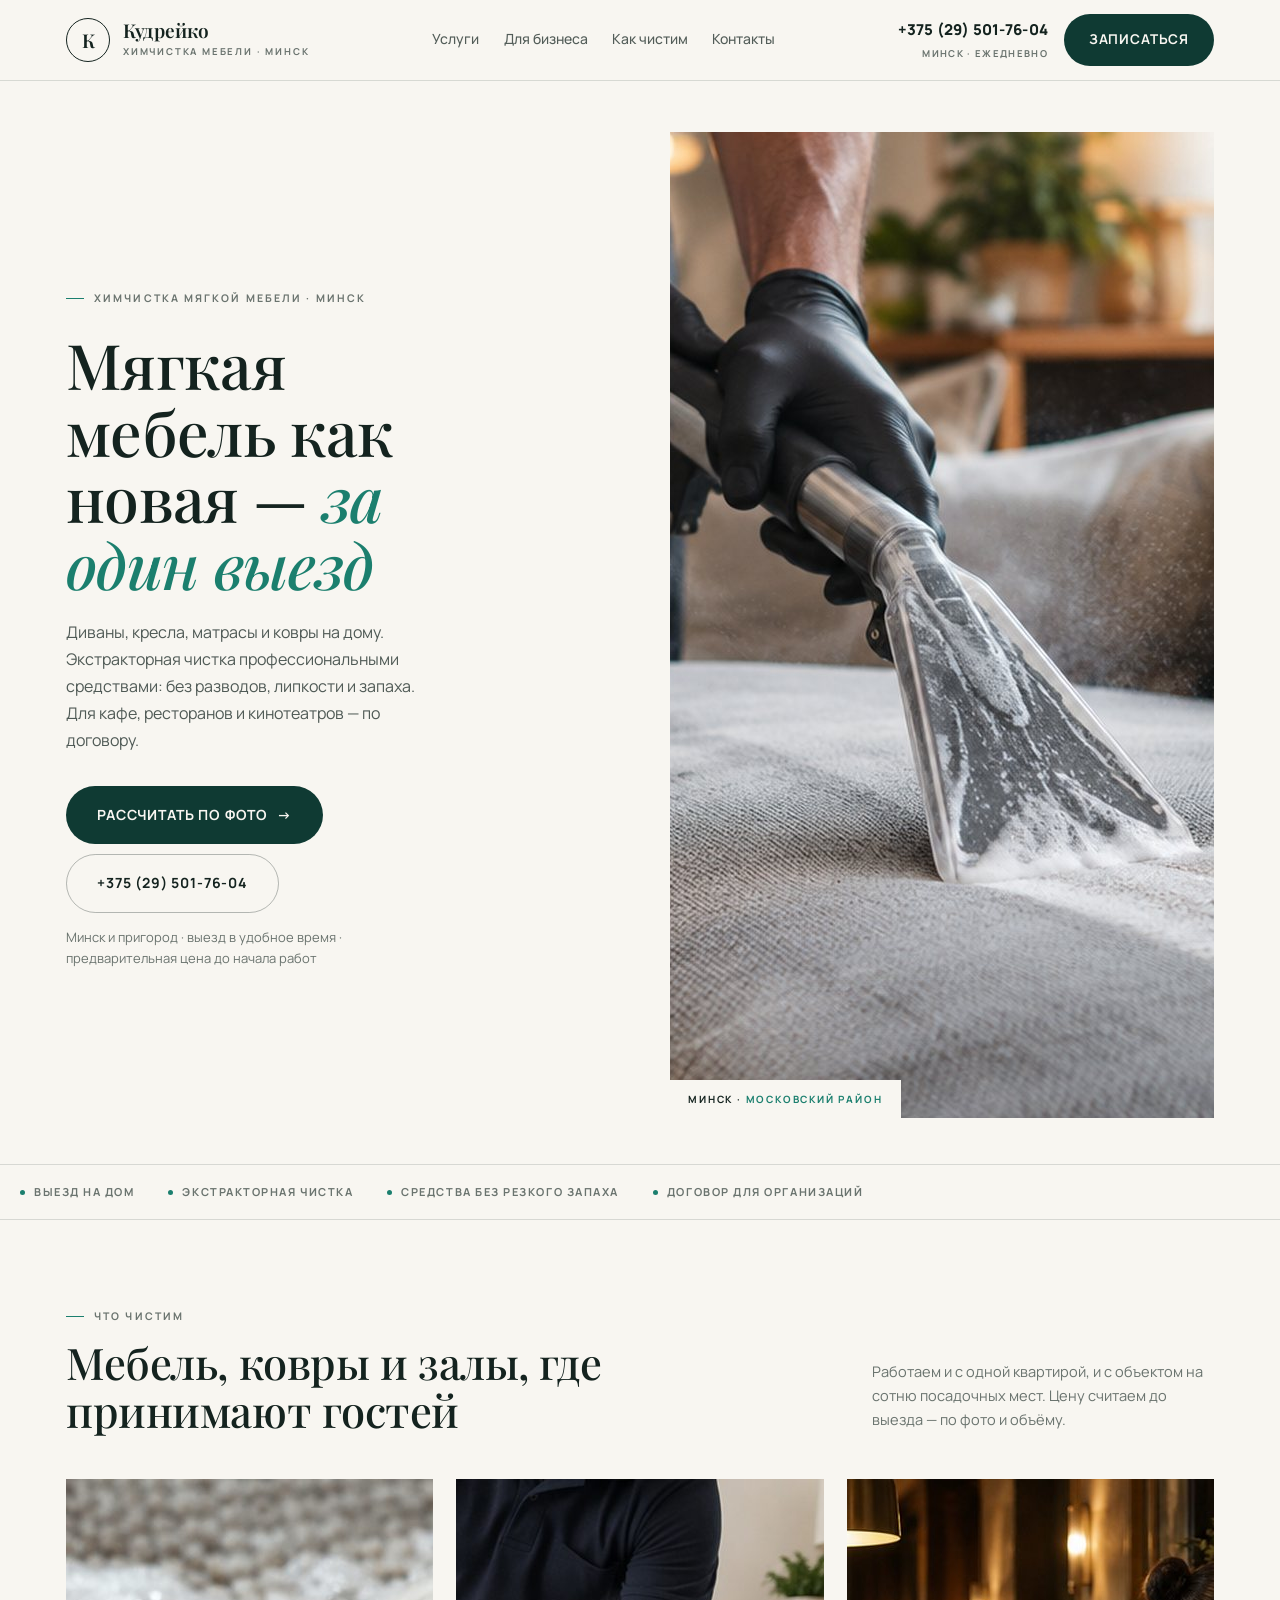
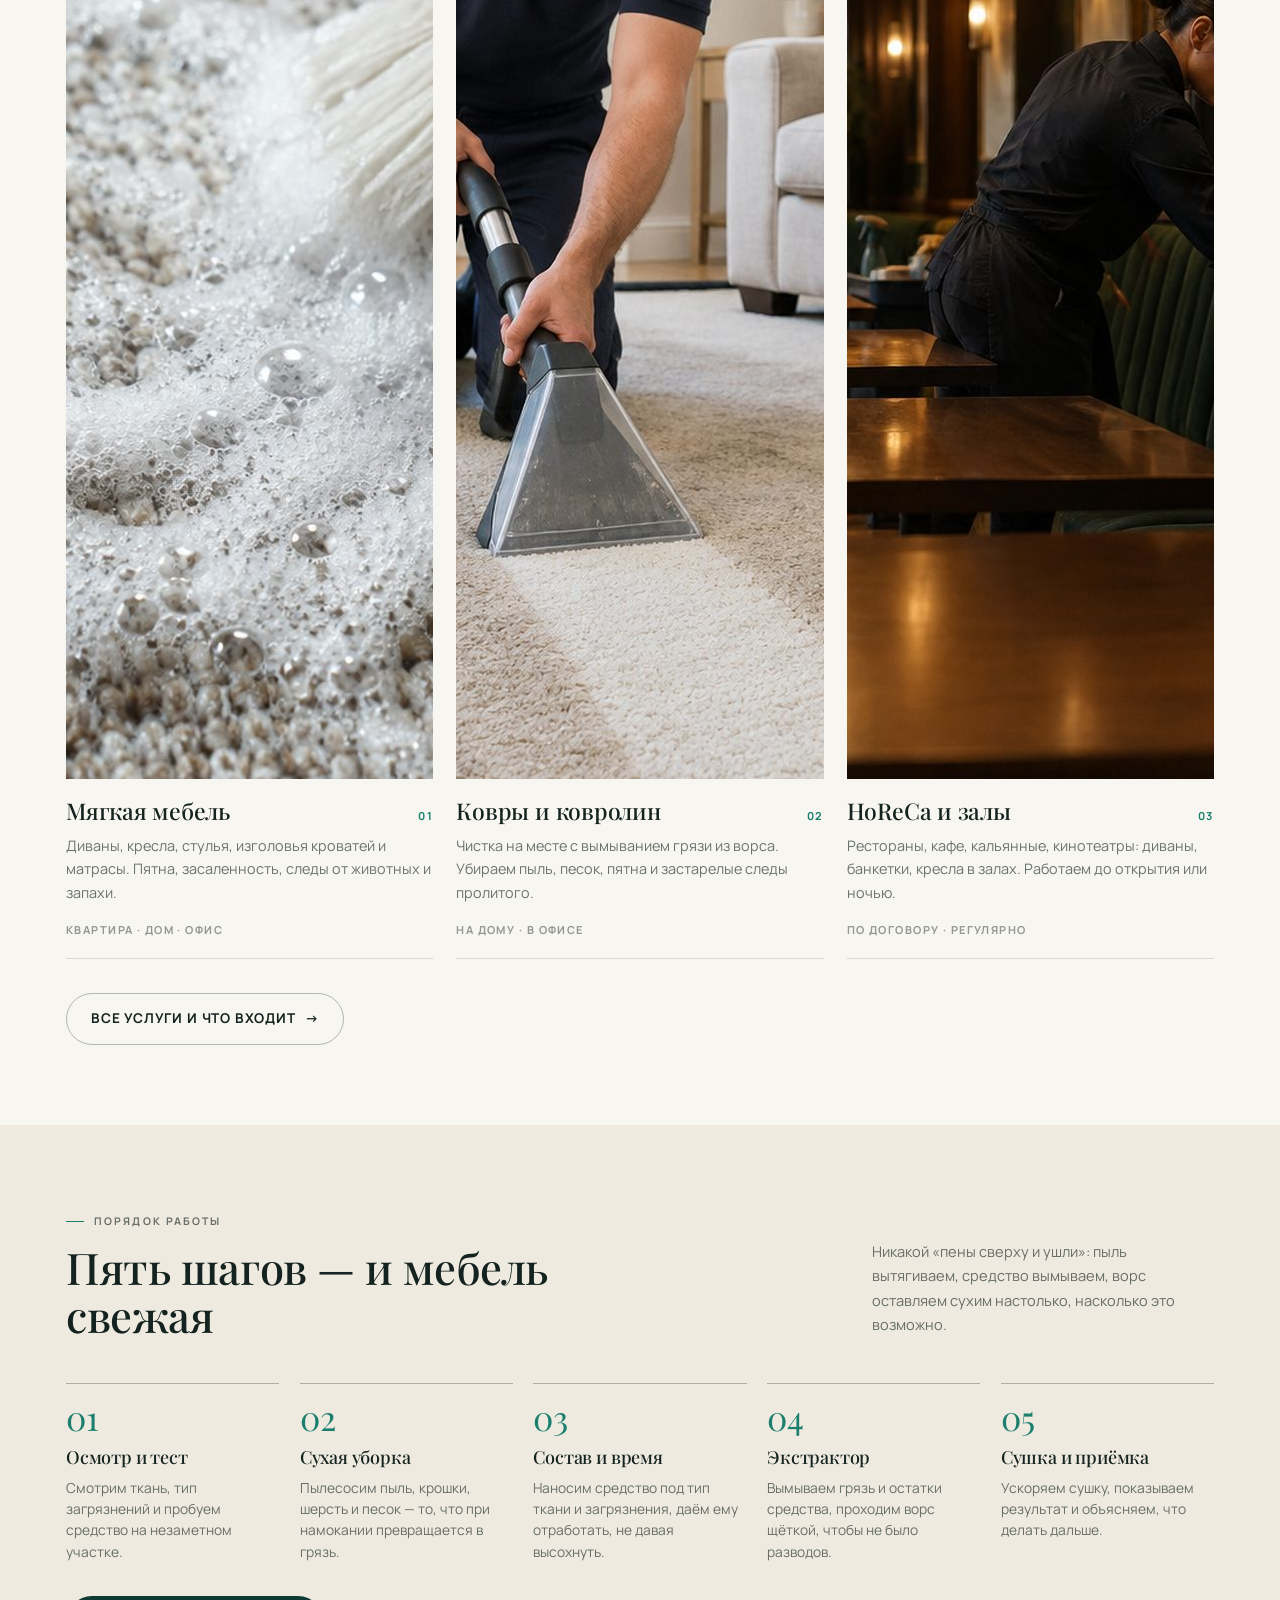
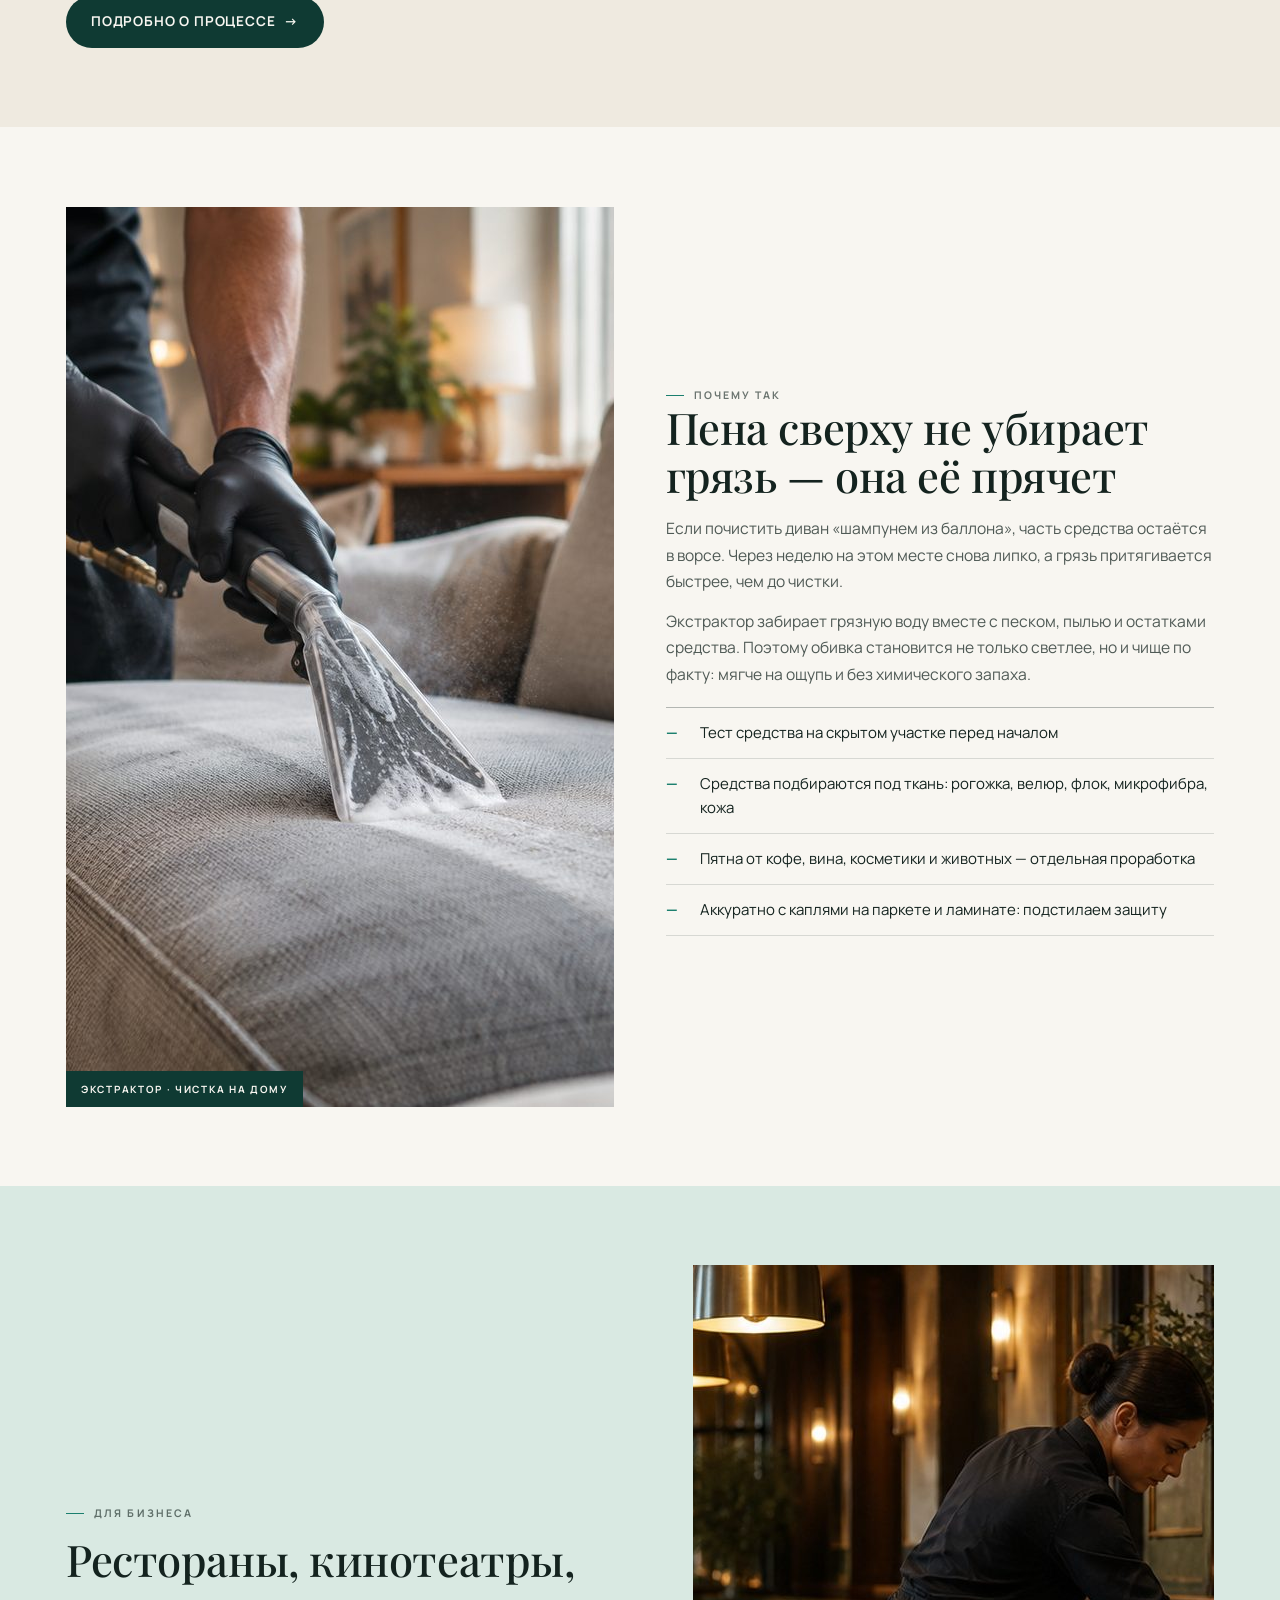
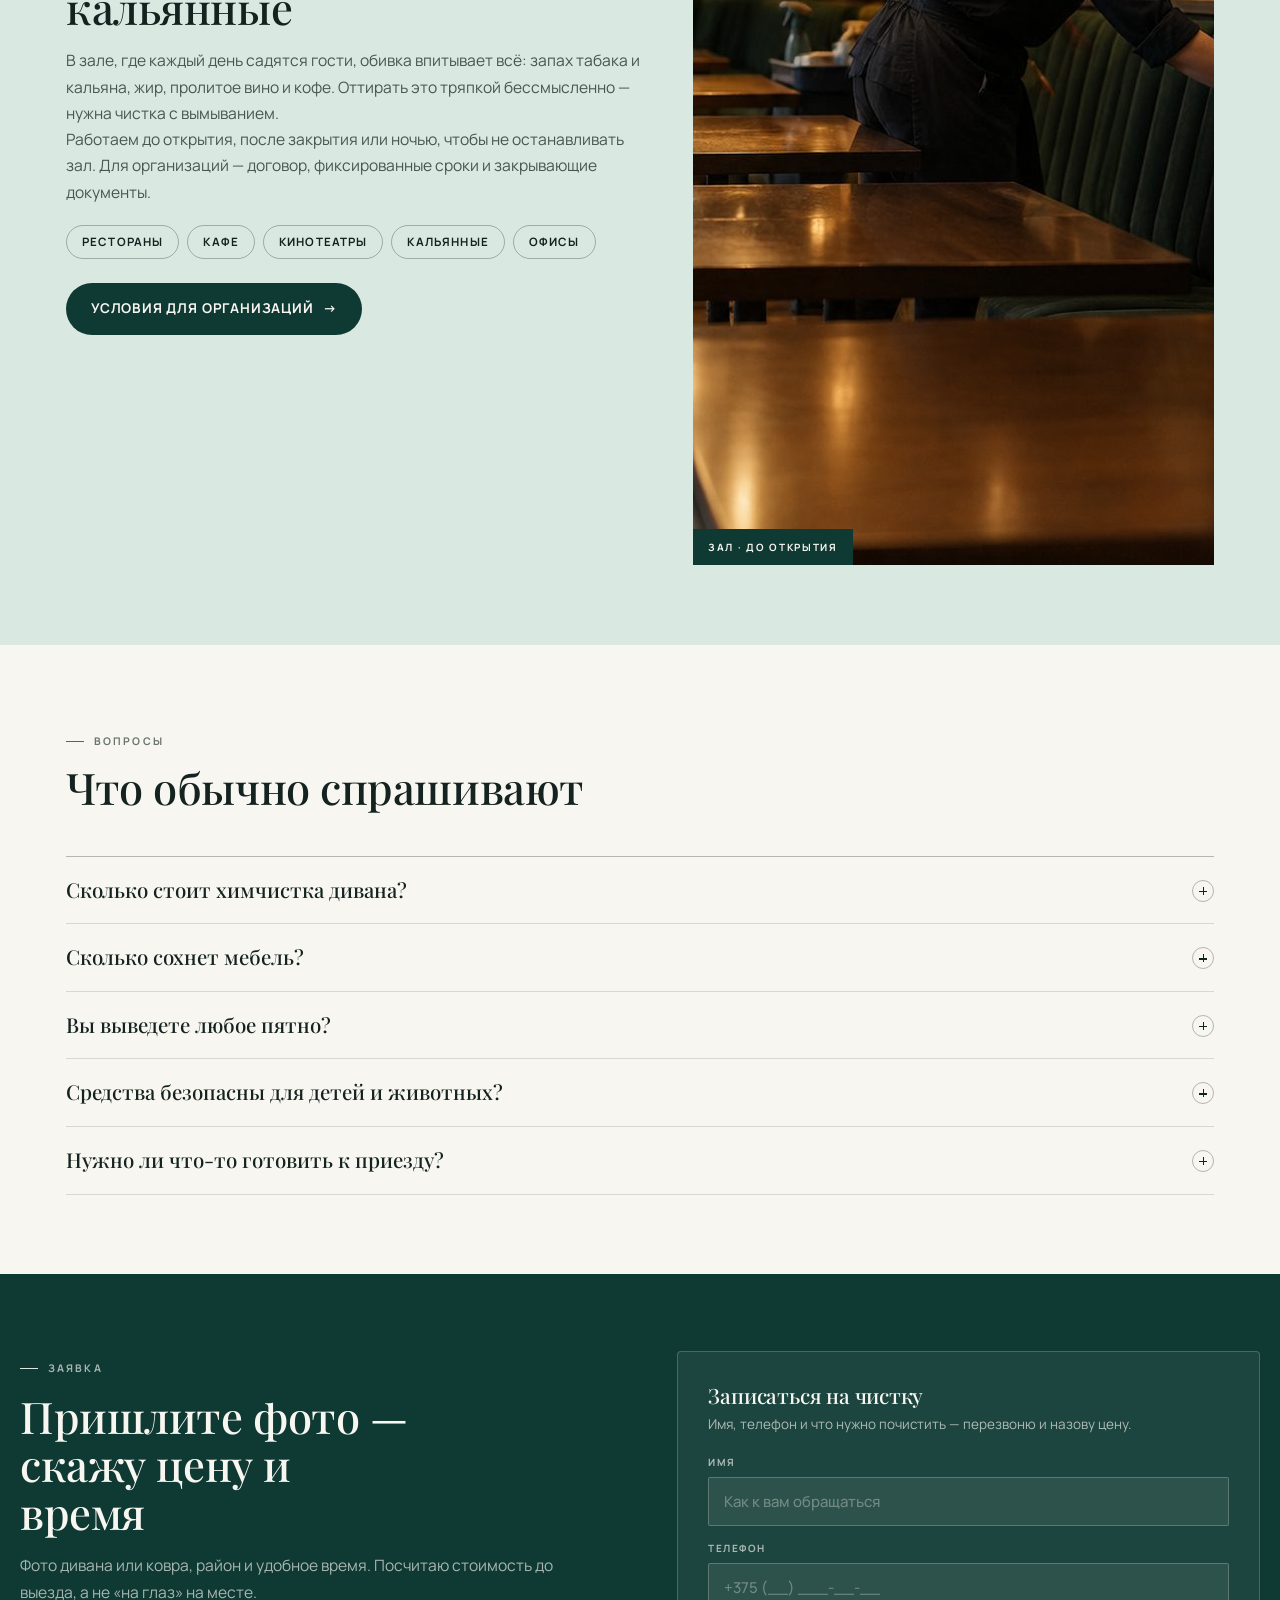
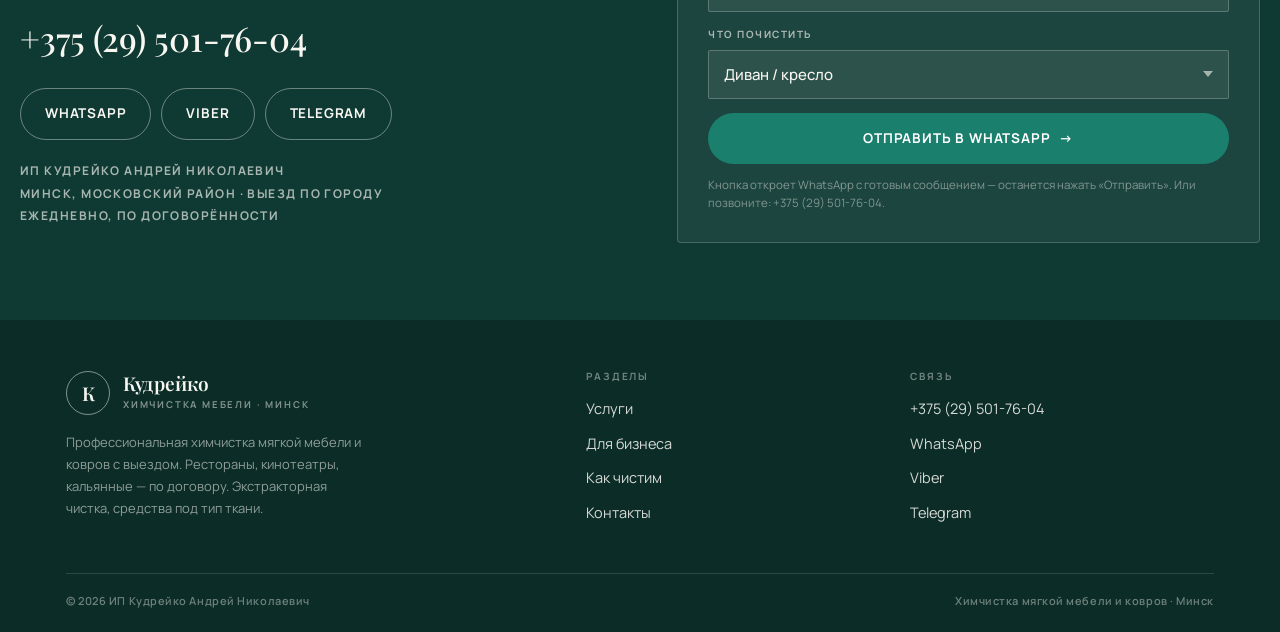
<file: index.html>
<!DOCTYPE html>
<html lang="ru">
<head>
<meta charset="utf-8">
<meta name="viewport" content="width=device-width, initial-scale=1">
<title>Химчистка мягкой мебели в Минске — диваны, матрасы, ковры | Кудрейко А.Н.</title>
<meta name="description" content="Профессиональная химчистка мягкой мебели и ковров в Минске с выездом на дом. Экстракторная чистка, безопасные средства. Химчистка ресторанов, кинотеатров, кальянных по договору.">
<meta property="og:title" content="Химчистка мягкой мебели в Минске — мягкая мебель как новая">
<meta property="og:description" content="Диваны, матрасы, кресла, ковры и HoReCa. Экстракторная чистка с выездом, предварительный расчёт по фото.">
<meta property="og:image" content="assets/img/hero.jpg">
<meta property="og:type" content="website">
<link rel="icon" href="assets/img/favicon.svg" type="image/svg+xml">
<link rel="preconnect" href="https://fonts.googleapis.com">
<link rel="preconnect" href="https://fonts.gstatic.com" crossorigin>
<link href="https://fonts.googleapis.com/css2?family=Playfair+Display:ital,wght@0,400;0,500;0,600;1,400;1,500&family=Manrope:wght@400;500;600;700;800&display=swap" rel="stylesheet">
<link rel="stylesheet" href="assets/style.css">
<script type="application/ld+json">
{"@context":"https://schema.org","@type":"LocalBusiness","name":"ИП Кудрейко Андрей Николаевич — химчистка мягкой мебели","description":"Профессиональная химчистка мягкой мебели и ковров с выездом. Химчистка ресторанов, кинотеатров, кальянных.","telephone":"+375295017604","priceRange":"по расчёту","areaServed":["Минск","Минский район"],"address":{"@type":"PostalAddress","addressLocality":"Минск","addressRegion":"Московский район","addressCountry":"BY"}}
</script>
</head>
<body>

<header class="site-header">
  <div class="shell nav">
    <a class="brand" href="index.html" aria-label="На главную">
      <span class="brand__mark">К</span>
      <span class="brand__text">
        <span class="brand__name">Кудрейко</span>
        <span class="brand__sub">химчистка мебели · Минск</span>
      </span>
    </a>
    <nav class="nav__links" aria-label="Разделы сайта">
      <a href="uslugi.html">Услуги</a>
      <a href="horeca.html">Для бизнеса</a>
      <a href="process.html">Как чистим</a>
      <a href="kontakty.html">Контакты</a>
    </nav>
    <div class="nav__right">
      <a class="nav__phone" href="tel:+375295017604">
        <b>+375 (29) 501-76-04</b>
        <span>Минск · ежедневно</span>
      </a>
      <a class="btn btn--deep" href="#zayavka">Записаться</a>
      <button class="burger" aria-label="Меню" aria-expanded="false" aria-controls="mobile-menu"><i></i><i></i><i></i></button>
    </div>
  </div>
  <div class="mobile-menu" id="mobile-menu">
    <div class="shell">
      <a href="uslugi.html">Услуги <span>01</span></a>
      <a href="horeca.html">Для бизнеса <span>02</span></a>
      <a href="process.html">Как чистим <span>03</span></a>
      <a href="kontakty.html">Контакты <span>04</span></a>
      <a class="btn btn--deep" href="tel:+375295017604">Позвонить · +375 (29) 501-76-04</a>
    </div>
  </div>
</header>

<main>

  <!-- HERO -->
  <section class="hero">
    <div class="shell">
      <div class="hero__grid">
        <div class="hero__copy">
          <span class="label">Химчистка мягкой мебели · Минск</span>
          <h1>Мягкая мебель как новая — <em>за один выезд</em></h1>
          <p class="hero__sub">Диваны, кресла, матрасы и ковры на дому. Экстракторная чистка профессиональными средствами: без разводов, липкости и запаха. Для кафе, ресторанов и кинотеатров — по договору.</p>
          <div class="hero__actions">
            <a class="btn btn--deep btn--lg" href="#zayavka">Рассчитать по фото <span class="ar">→</span></a>
            <a class="btn btn--outline btn--lg" href="tel:+375295017604">+375 (29) 501-76-04</a>
          </div>
          <p class="hero__note">Минск и пригород · выезд в удобное время · предварительная цена до начала работ</p>
        </div>
        <div class="hero__media">
          <img src="assets/img/hero.jpg" alt="Химчистка дивана экстрактором на дому" width="1400" height="986">
          <span class="hero__tag">Минск · <i>Московский район</i></span>
        </div>
      </div>
    </div>
  </section>

  <div class="trust">
    <div class="shell trust__row">
      <span>выезд на дом</span>
      <span>экстракторная чистка</span>
      <span>средства без резкого запаха</span>
      <span>договор для организаций</span>
    </div>
  </div>

  <!-- ЧТО ЧИСТИМ -->
  <section class="sec" id="uslugi">
    <div class="shell">
      <div class="sec__head">
        <div>
          <span class="label">Что чистим</span>
          <h2 style="margin-top:14px">Мебель, ковры и залы, где принимают гостей</h2>
        </div>
        <p class="side">Работаем и с одной квартирой, и с объектом на сотню посадочных мест. Цену считаем до выезда — по фото и объёму.</p>
      </div>
      <div class="cards">
        <article class="reveal">
          <div class="ph"><img src="assets/img/foam.jpg" alt="Чистка обивки мягкой мебели пеной и щёткой" loading="lazy" width="1200" height="900"></div>
          <div class="body">
            <h3>Мягкая мебель <span class="n">01</span></h3>
            <p>Диваны, кресла, стулья, изголовья кроватей и матрасы. Пятна, засаленность, следы от животных и запахи.</p>
            <span class="meta">квартира · дом · офис</span>
          </div>
        </article>
        <article class="reveal">
          <div class="ph"><img src="assets/img/carpet.jpg" alt="Чистка ковра профессиональной машиной" loading="lazy" width="1200" height="900"></div>
          <div class="body">
            <h3>Ковры и ковролин <span class="n">02</span></h3>
            <p>Чистка на месте с вымыванием грязи из ворса. Убираем пыль, песок, пятна и застарелые следы пролитого.</p>
            <span class="meta">на дому · в офисе</span>
          </div>
        </article>
        <article class="reveal">
          <div class="ph"><img src="assets/img/horeca.jpg" alt="Химчистка мягкой мебели в ресторане" loading="lazy" width="1200" height="900"></div>
          <div class="body">
            <h3>HoReCa и залы <span class="n">03</span></h3>
            <p>Рестораны, кафе, кальянные, кинотеатры: диваны, банкетки, кресла в залах. Работаем до открытия или ночью.</p>
            <span class="meta">по договору · регулярно</span>
          </div>
        </article>
      </div>
      <div style="margin-top:clamp(22px,2.8vw,34px)">
        <a class="btn btn--outline" href="uslugi.html">Все услуги и что входит <span class="ar">→</span></a>
      </div>
    </div>
  </section>

  <!-- КАК ЧИСТИМ -->
  <section class="sec sec--sand" id="process">
    <div class="shell">
      <div class="sec__head">
        <div>
          <span class="label">Порядок работы</span>
          <h2 style="margin-top:14px">Пять шагов — и мебель свежая</h2>
        </div>
        <p class="side">Никакой «пены сверху и ушли»: пыль вытягиваем, средство вымываем, ворс оставляем сухим настолько, насколько это возможно.</p>
      </div>
      <ol class="steps">
        <li class="reveal"><span class="n">01</span><h3>Осмотр и тест</h3><p>Смотрим ткань, тип загрязнений и пробуем средство на незаметном участке.</p></li>
        <li class="reveal"><span class="n">02</span><h3>Сухая уборка</h3><p>Пылесосим пыль, крошки, шерсть и песок — то, что при намокании превращается в грязь.</p></li>
        <li class="reveal"><span class="n">03</span><h3>Состав и время</h3><p>Наносим средство под тип ткани и загрязнения, даём ему отработать, не давая высохнуть.</p></li>
        <li class="reveal"><span class="n">04</span><h3>Экстрактор</h3><p>Вымываем грязь и остатки средства, проходим ворс щёткой, чтобы не было разводов.</p></li>
        <li class="reveal"><span class="n">05</span><h3>Сушка и приёмка</h3><p>Ускоряем сушку, показываем результат и объясняем, что делать дальше.</p></li>
      </ol>
      <div style="margin-top:clamp(22px,2.8vw,34px)">
        <a class="btn btn--deep" href="process.html">Подробно о процессе <span class="ar">→</span></a>
      </div>
    </div>
  </section>

  <!-- SPLIT -->
  <section class="sec">
    <div class="shell split split--rev">
      <div class="split__media reveal">
        <img src="assets/img/hero-sq.jpg" alt="Экстракторная чистка обивки дивана" loading="lazy" width="900" height="900">
        <span class="split__cap">экстрактор · чистка на дому</span>
      </div>
      <div>
        <span class="label">Почему так</span>
        <h2>Пена сверху не убирает грязь — она её прячет</h2>
        <p class="lead">Если почистить диван «шампунем из баллона», часть средства остаётся в ворсе. Через неделю на этом месте снова липко, а грязь притягивается быстрее, чем до чистки.</p>
        <p class="lead">Экстрактор забирает грязную воду вместе с песком, пылью и остатками средства. Поэтому обивка становится не только светлее, но и чище по факту: мягче на ощупь и без химического запаха.</p>
        <ul class="list" style="margin-top:20px">
          <li>Тест средства на скрытом участке перед началом</li>
          <li>Средства подбираются под ткань: рогожка, велюр, флок, микрофибра, кожа</li>
          <li>Пятна от кофе, вина, косметики и животных — отдельная проработка</li>
          <li>Аккуратно с каплями на паркете и ламинате: подстилаем защиту</li>
        </ul>
      </div>
    </div>
  </section>

  <!-- HORECA -->
  <section class="sec sec--mint" id="horeca">
    <div class="shell hor">
      <div>
        <span class="label">Для бизнеса</span>
        <h2 style="margin-top:14px">Рестораны, кинотеатры, кальянные</h2>
        <p class="lead" style="margin-top:16px">В зале, где каждый день садятся гости, обивка впитывает всё: запах табака и кальяна, жир, пролитое вино и кофе. Оттирать это тряпкой бессмысленно — нужна чистка с вымыванием.</p>
        <p class="lead">Работаем до открытия, после закрытия или ночью, чтобы не останавливать зал. Для организаций — договор, фиксированные сроки и закрывающие документы.</p>
        <div class="hor__tags">
          <span>рестораны</span><span>кафе</span><span>кинотеатры</span><span>кальянные</span><span>офисы</span>
        </div>
        <div style="margin-top:24px">
          <a class="btn btn--deep" href="horeca.html">Условия для организаций <span class="ar">→</span></a>
        </div>
      </div>
      <div class="split__media reveal" style="margin:0">
        <img src="assets/img/horeca.jpg" alt="Химчистка диванов в ресторанном зале" loading="lazy" width="1200" height="900">
        <span class="split__cap">зал · до открытия</span>
      </div>
    </div>
  </section>

  <!-- FAQ -->
  <section class="sec">
    <div class="shell">
      <div class="sec__head" style="grid-template-columns:1fr">
        <div>
          <span class="label">Вопросы</span>
          <h2 style="margin-top:14px">Что обычно спрашивают</h2>
        </div>
      </div>
      <div class="faq">
        <div class="faq__item">
          <button class="faq__q" aria-expanded="false">Сколько стоит химчистка дивана? <span class="sign"></span></button>
          <div class="faq__a"><p>Цена зависит от размера, типа ткани и загрязнений. Пришлите фото дивана в WhatsApp — назову стоимость до выезда, чтобы не было сюрпризов на месте. Оплата после работы.</p></div>
        </div>
        <div class="faq__item">
          <button class="faq__q" aria-expanded="false">Сколько сохнет мебель? <span class="sign"></span></button>
          <div class="faq__a"><p>Зависит от ткани, набивки и проветривания помещения. После экстрактора мебель остаётся влажной на ощупь и досыхает в течение нескольких часов. Для ускорения используем вентилятор и открытые окна.</p></div>
        </div>
        <div class="faq__item">
          <button class="faq__q" aria-expanded="false">Вы выведете любое пятно? <span class="sign"></span></button>
          <div class="faq__a"><p>Большинство бытовых пятен уходит. Но есть следы, которые «въелись» в волокно или испортили краситель: старые чернила, краска, некоторые виды отбеливателей. Честно скажу до начала работы, что получится, а что нет.</p></div>
        </div>
        <div class="faq__item">
          <button class="faq__q" aria-expanded="false">Средства безопасны для детей и животных? <span class="sign"></span></button>
          <div class="faq__a"><p>Используем профессиональные средства и вымываем их экстрактором, а не оставляем в ворсе. После высыхания мебель можно использовать как обычно. О своих аллергиях и особенностях лучше сказать заранее.</p></div>
        </div>
        <div class="faq__item">
          <button class="faq__q" aria-expanded="false">Нужно ли что-то готовить к приезду? <span class="sign"></span></button>
          <div class="faq__a"><p>Освободите доступ к мебели, уберите с неё вещи и пледы, при возможности — освободите место для оборудования. Всё остальное (вода, электричество, средства, техника) привозим сами.</p></div>
        </div>
      </div>
    </div>
  </section>

  <!-- CTA -->
  <section class="cta" id="zayavka">
    <div class="shell cta__grid">
      <div>
        <span class="label label--light">Заявка</span>
        <h2>Пришлите фото — скажу цену и время</h2>
        <p class="lead lead--light">Фото дивана или ковра, район и удобное время. Посчитаю стоимость до выезда, а не «на глаз» на месте.</p>
        <a class="cta__phone" href="tel:+375295017604">+375 (29) 501-76-04</a>
        <div class="cta__contacts">
          <a class="btn btn--light" href="https://wa.me/375295017604?text=Здравствуйте!%20Нужна%20химчистка%20мебели" target="_blank" rel="noopener">WhatsApp</a>
          <a class="btn btn--light" href="viber://chat?number=%2B375295017604">Viber</a>
          <a class="btn btn--light" href="https://t.me/+375295017604" target="_blank" rel="noopener">Telegram</a>
        </div>
        <p class="cta__meta">ИП Кудрейко Андрей Николаевич<br>Минск, Московский район · выезд по городу<br>Ежедневно, по договорённости</p>
      </div>
      <div class="form-card">
        <h3>Записаться на чистку</h3>
        <p>Имя, телефон и что нужно почистить — перезвоню и назову цену.</p>
        <form id="lead-form" novalidate>
          <div class="fields">
            <div class="field field--full"><label for="l-name">Имя</label><input id="l-name" name="name" type="text" placeholder="Как к вам обращаться" autocomplete="name"></div>
            <div class="field field--full"><label for="l-phone">Телефон</label><input id="l-phone" name="phone" type="tel" placeholder="+375 (__) ___-__-__" autocomplete="tel" required></div>
            <div class="field field--full">
              <label for="l-what">Что почистить</label>
              <select id="l-what" name="what">
                <option>Диван / кресло</option>
                <option>Матрас</option>
                <option>Ковёр / ковролин</option>
                <option>Стулья / комплект мебели</option>
                <option>Ресторан, кафе, зал</option>
                <option>Другое</option>
              </select>
            </div>
          </div>
          <button class="btn btn--accent btn--full" type="submit">Отправить в WhatsApp <span class="ar">→</span></button>
          <small>Кнопка откроет WhatsApp с готовым сообщением — останется нажать «Отправить». Или позвоните: +375 (29) 501-76-04.</small>
        </form>
      </div>
    </div>
  </section>

</main>

<footer class="site-footer">
  <div class="shell">
    <div class="site-footer__top">
      <div class="site-footer__brand">
        <a class="brand" href="index.html">
          <span class="brand__mark">К</span>
          <span class="brand__text">
            <span class="brand__name">Кудрейко</span>
            <span class="brand__sub">химчистка мебели · Минск</span>
          </span>
        </a>
        <p style="margin-top:16px">Профессиональная химчистка мягкой мебели и ковров с выездом. Рестораны, кинотеатры, кальянные — по договору. Экстракторная чистка, средства под тип ткани.</p>
      </div>
      <div>
        <h4>Разделы</h4>
        <ul>
          <li><a href="uslugi.html">Услуги</a></li>
          <li><a href="horeca.html">Для бизнеса</a></li>
          <li><a href="process.html">Как чистим</a></li>
          <li><a href="kontakty.html">Контакты</a></li>
        </ul>
      </div>
      <div>
        <h4>Связь</h4>
        <ul>
          <li><a href="tel:+375295017604">+375 (29) 501-76-04</a></li>
          <li><a href="https://wa.me/375295017604" target="_blank" rel="noopener">WhatsApp</a></li>
          <li><a href="viber://chat?number=%2B375295017604">Viber</a></li>
          <li><a href="https://t.me/+375295017604" target="_blank" rel="noopener">Telegram</a></li>
        </ul>
      </div>
    </div>
    <div class="site-footer__bottom">
      <span>© <span data-year>2026</span> ИП Кудрейко Андрей Николаевич</span>
      <span>Химчистка мягкой мебели и ковров · Минск</span>
    </div>
  </div>
</footer>

<div class="callbar">
  <a class="btn btn--deep" href="tel:+375295017604">Позвонить</a>
  <a class="btn btn--accent" href="https://wa.me/375295017604" target="_blank" rel="noopener">WhatsApp</a>
</div>

<script src="assets/app.js"></script>
</body>
</html>
</file>
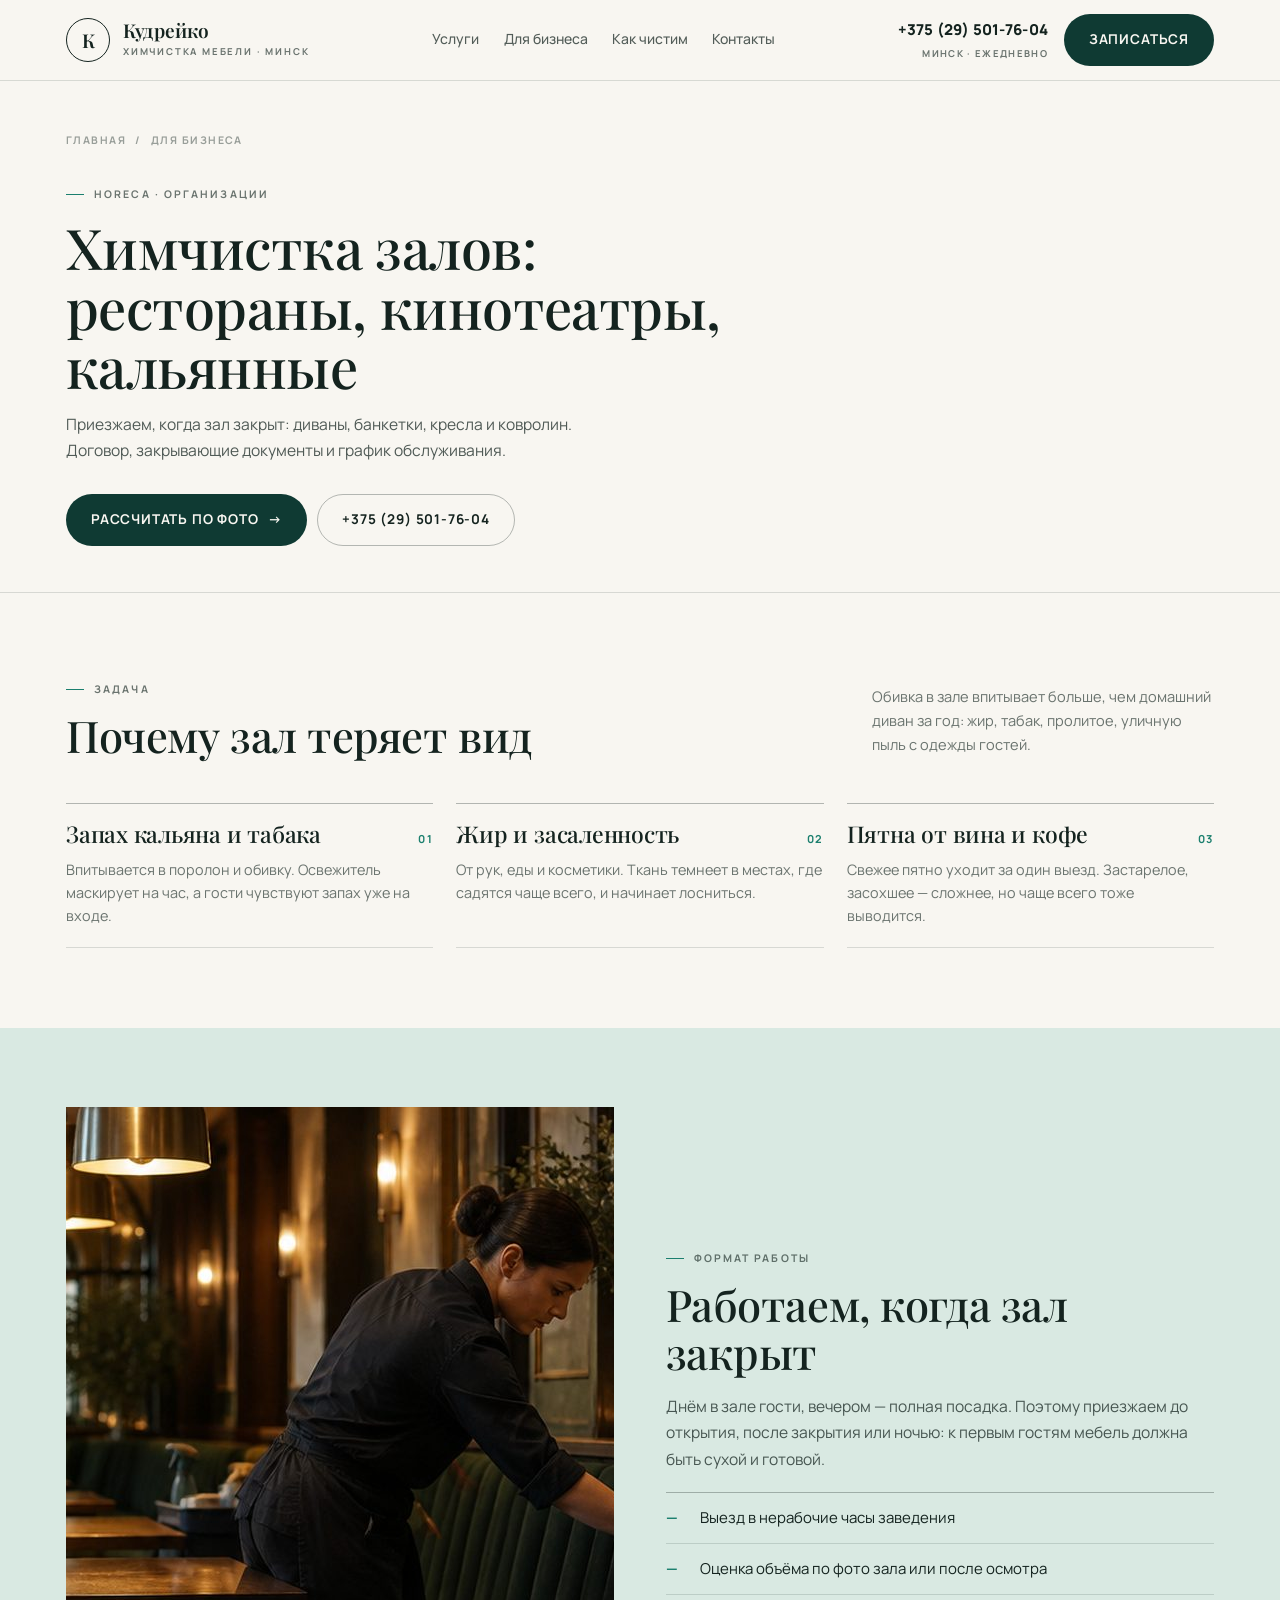
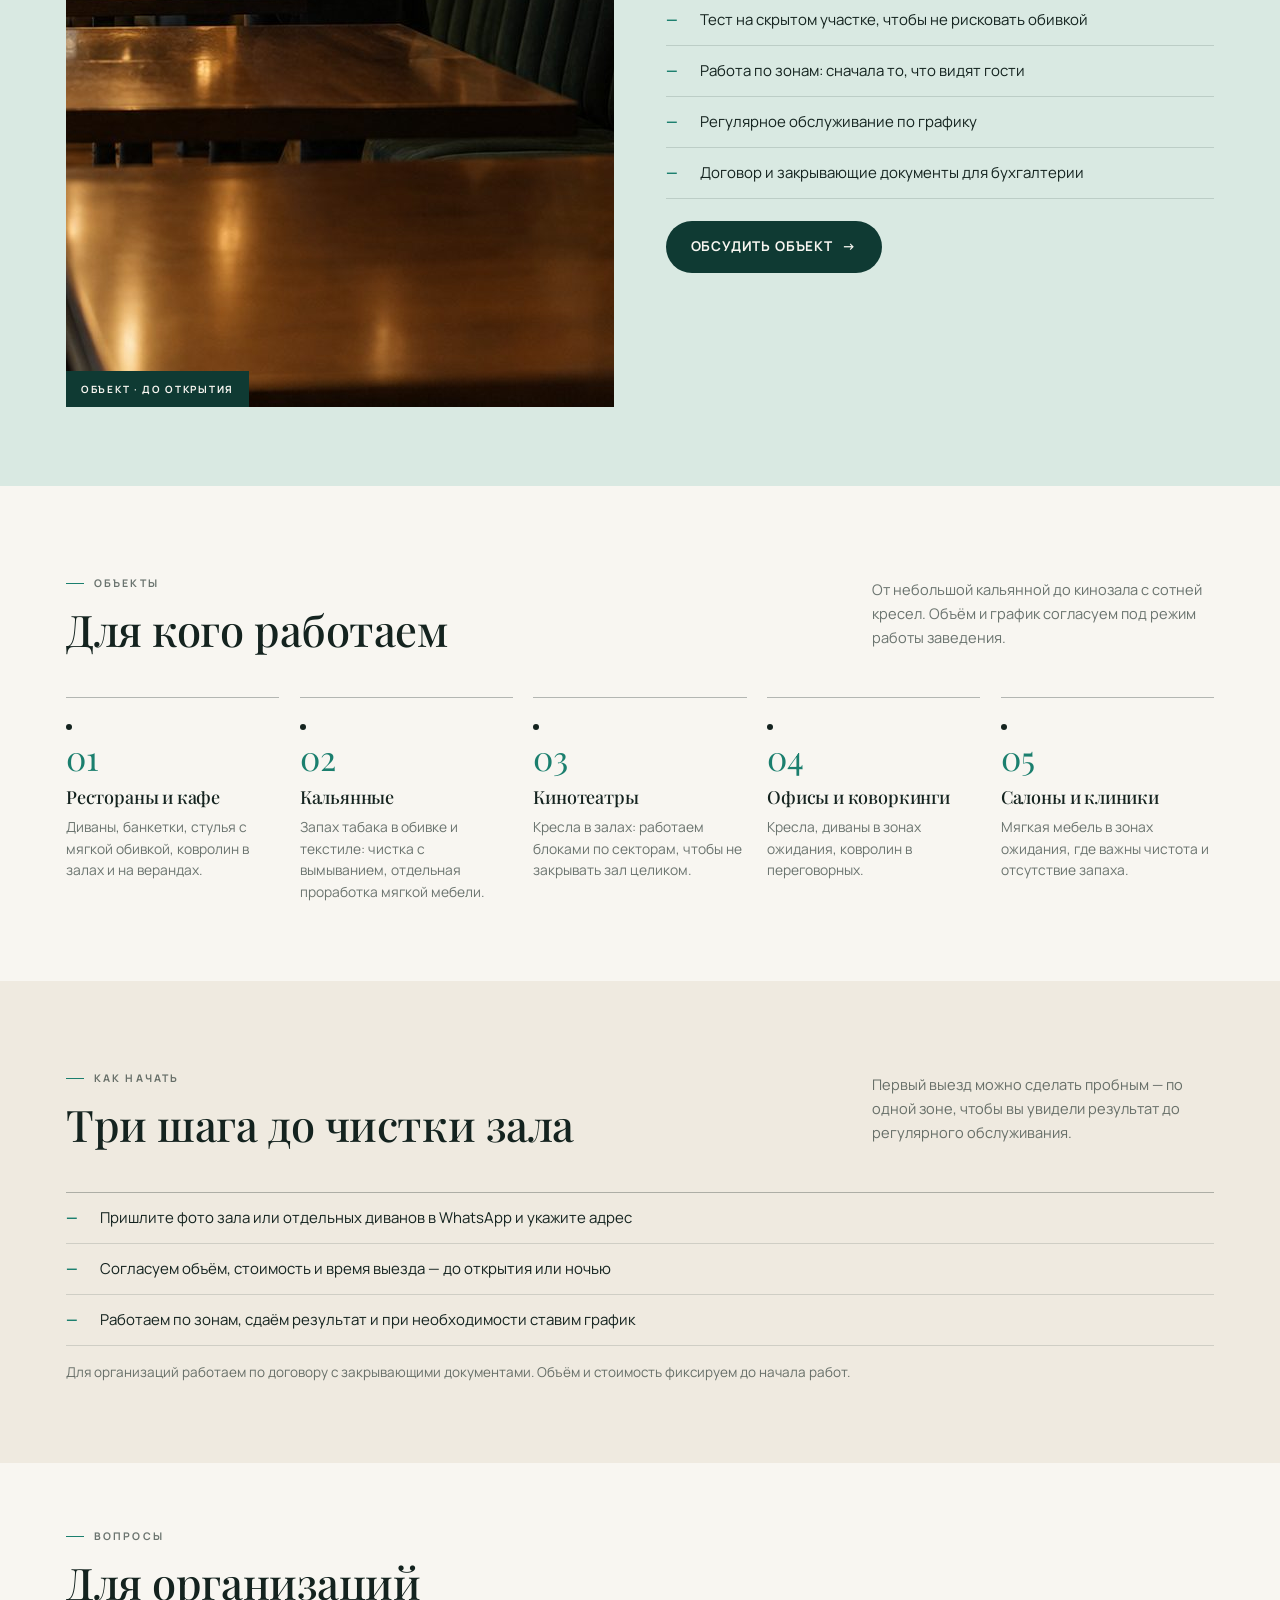
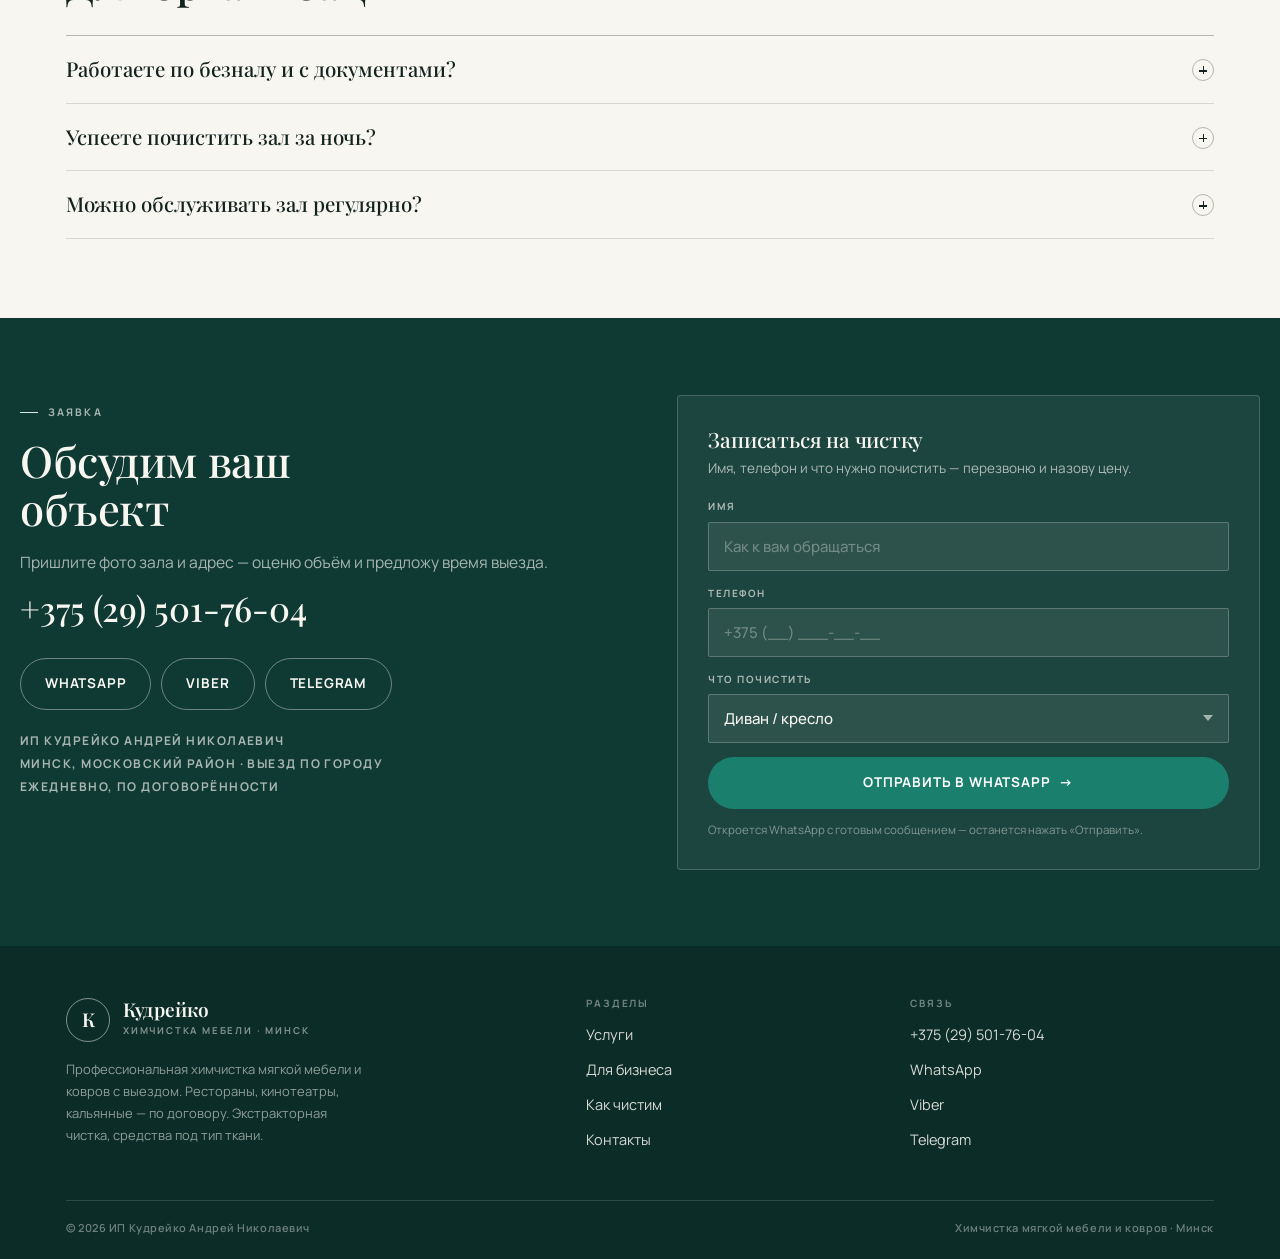
<file: horeca.html>
<!DOCTYPE html>
<html lang="ru">
<head>
<meta charset="utf-8">
<meta name="viewport" content="width=device-width, initial-scale=1">
<title>Химчистка для ресторанов, кинотеатров и кальянных — Минск | Кудрейко</title>
<meta name="description" content="Химчистка мягкой мебели в заведениях: рестораны, кафе, кальянные, кинотеатры, офисы. Работаем до открытия и ночью, по договору.">
<link rel="icon" href="assets/img/favicon.svg" type="image/svg+xml">
<link rel="preconnect" href="https://fonts.googleapis.com">
<link rel="preconnect" href="https://fonts.gstatic.com" crossorigin>
<link href="https://fonts.googleapis.com/css2?family=Playfair+Display:ital,wght@0,400;0,500;0,600;1,400;1,500&family=Manrope:wght@400;500;600;700;800&display=swap" rel="stylesheet">
<link rel="stylesheet" href="assets/style.css">
</head>
<body>

<header class="site-header">
  <div class="shell nav">
    <a class="brand" href="index.html"><span class="brand__mark">К</span><span class="brand__text"><span class="brand__name">Кудрейко</span><span class="brand__sub">химчистка мебели · Минск</span></span></a>
    <nav class="nav__links" aria-label="Разделы сайта">
      <a href="uslugi.html">Услуги</a><a href="horeca.html">Для бизнеса</a><a href="process.html">Как чистим</a><a href="kontakty.html">Контакты</a>
    </nav>
    <div class="nav__right">
      <a class="nav__phone" href="tel:+375295017604"><b>+375 (29) 501-76-04</b><span>Минск · ежедневно</span></a>
      <a class="btn btn--deep" href="#zayavka">Записаться</a>
      <button class="burger" aria-label="Меню" aria-expanded="false" aria-controls="mobile-menu"><i></i><i></i><i></i></button>
    </div>
  </div>
  <div class="mobile-menu" id="mobile-menu"><div class="shell">
    <a href="uslugi.html">Услуги <span>01</span></a><a href="horeca.html">Для бизнеса <span>02</span></a><a href="process.html">Как чистим <span>03</span></a><a href="kontakty.html">Контакты <span>04</span></a>
    <a class="btn btn--deep" href="tel:+375295017604">Позвонить · +375 (29) 501-76-04</a>
  </div></div>
</header>

<main>
  <section class="page-hero">
    <div class="shell">
      <div class="crumbs"><a href="index.html">Главная</a><span>/</span><span>Для бизнеса</span></div>
      <span class="label">HoReCa · организации</span>
      <h1>Химчистка залов: рестораны, кинотеатры, кальянные</h1>
      <p class="lead">Приезжаем, когда зал закрыт: диваны, банкетки, кресла и ковролин. Договор, закрывающие документы и график обслуживания.</p>
      <div class="page-hero__row">
        <a class="btn btn--deep" href="#zayavka">Рассчитать по фото <span class="ar">→</span></a>
        <a class="btn btn--outline" href="tel:+375295017604">+375 (29) 501-76-04</a>
      </div>
    </div>
  </section>
  <section class="sec">
    <div class="shell">
      <div class="sec__head">
        <div><span class="label">Задача</span><h2 style="margin-top:14px">Почему зал теряет вид</h2></div>
        <p class="side">Обивка в зале впитывает больше, чем домашний диван за год: жир, табак, пролитое, уличную пыль с одежды гостей.</p>
      </div>
      <div class="cards">
        <article class="reveal"><div class="body" style="border-top:1px solid var(--line-2);padding-top:16px"><h3>Запах кальяна и табака <span class="n">01</span></h3><p>Впитывается в поролон и обивку. Освежитель маскирует на час, а гости чувствуют запах уже на входе.</p></div></article>
        <article class="reveal"><div class="body" style="border-top:1px solid var(--line-2);padding-top:16px"><h3>Жир и засаленность <span class="n">02</span></h3><p>От рук, еды и косметики. Ткань темнеет в местах, где садятся чаще всего, и начинает лосниться.</p></div></article>
        <article class="reveal"><div class="body" style="border-top:1px solid var(--line-2);padding-top:16px"><h3>Пятна от вина и кофе <span class="n">03</span></h3><p>Свежее пятно уходит за один выезд. Застарелое, засохшее — сложнее, но чаще всего тоже выводится.</p></div></article>
      </div>
    </div>
  </section>

  <section class="sec sec--mint">
    <div class="shell split">
      <div class="split__media reveal"><img src="assets/img/horeca.jpg" alt="Химчистка мягкой мебели в ресторане до открытия" loading="lazy" width="1200" height="900"><span class="split__cap">объект · до открытия</span></div>
      <div>
        <span class="label">Формат работы</span>
        <h2 style="margin-top:14px">Работаем, когда зал закрыт</h2>
        <p class="lead">Днём в зале гости, вечером — полная посадка. Поэтому приезжаем до открытия, после закрытия или ночью: к первым гостям мебель должна быть сухой и готовой.</p>
        <ul class="list" style="margin-top:20px">
          <li>Выезд в нерабочие часы заведения</li>
          <li>Оценка объёма по фото зала или после осмотра</li>
          <li>Тест на скрытом участке, чтобы не рисковать обивкой</li>
          <li>Работа по зонам: сначала то, что видят гости</li>
          <li>Регулярное обслуживание по графику</li>
          <li>Договор и закрывающие документы для бухгалтерии</li>
        </ul>
        <a class="btn btn--deep" href="#zayavka" style="margin-top:22px">Обсудить объект <span class="ar">→</span></a>
      </div>
    </div>
  </section>

  <section class="sec">
    <div class="shell">
      <div class="sec__head">
        <div><span class="label">Объекты</span><h2 style="margin-top:14px">Для кого работаем</h2></div>
        <p class="side">От небольшой кальянной до кинозала с сотней кресел. Объём и график согласуем под режим работы заведения.</p>
      </div>
      <div class="steps">
        <li class="reveal"><span class="n">01</span><h3>Рестораны и кафе</h3><p>Диваны, банкетки, стулья с мягкой обивкой, ковролин в залах и на верандах.</p></li>
        <li class="reveal"><span class="n">02</span><h3>Кальянные</h3><p>Запах табака в обивке и текстиле: чистка с вымыванием, отдельная проработка мягкой мебели.</p></li>
        <li class="reveal"><span class="n">03</span><h3>Кинотеатры</h3><p>Кресла в залах: работаем блоками по секторам, чтобы не закрывать зал целиком.</p></li>
        <li class="reveal"><span class="n">04</span><h3>Офисы и коворкинги</h3><p>Кресла, диваны в зонах ожидания, ковролин в переговорных.</p></li>
        <li class="reveal"><span class="n">05</span><h3>Салоны и клиники</h3><p>Мягкая мебель в зонах ожидания, где важны чистота и отсутствие запаха.</p></li>
      </div>
    </div>
  </section>

  <section class="sec sec--sand">
    <div class="shell">
      <div class="sec__head">
        <div><span class="label">Как начать</span><h2 style="margin-top:14px">Три шага до чистки зала</h2></div>
        <p class="side">Первый выезд можно сделать пробным — по одной зоне, чтобы вы увидели результат до регулярного обслуживания.</p>
      </div>
      <ol class="list">
        <li>Пришлите фото зала или отдельных диванов в WhatsApp и укажите адрес</li>
        <li>Согласуем объём, стоимость и время выезда — до открытия или ночью</li>
        <li>Работаем по зонам, сдаём результат и при необходимости ставим график</li>
      </ol>
      <p class="small" style="margin-top:16px">Для организаций работаем по договору с закрывающими документами. Объём и стоимость фиксируем до начала работ.</p>
    </div>
  </section>

  <section class="sec sec--tight">
    <div class="shell">
      <span class="label">Вопросы</span>
      <h2 style="margin:14px 0 clamp(18px,2.4vw,28px)">Для организаций</h2>
      <div class="faq">
        <div class="faq__item">
          <button class="faq__q" aria-expanded="false">Работаете по безналу и с документами? <span class="sign"></span></button>
          <div class="faq__a"><p>Да: работаем по договору, выставляем документы для бухгалтерии. Условия и объём фиксируем до начала работ.</p></div>
        </div>
        <div class="faq__item">
          <button class="faq__q" aria-expanded="false">Успеете почистить зал за ночь? <span class="sign"></span></button>
          <div class="faq__a"><p>Зависит от количества посадочных мест и степени загрязнения. Реальный объём за одну ночь назову после фото или осмотра, чтобы не обещать лишнего. Большие залы делим на зоны и закрываем за два выезда.</p></div>
        </div>
        <div class="faq__item">
          <button class="faq__q" aria-expanded="false">Можно обслуживать зал регулярно? <span class="sign"></span></button>
          <div class="faq__a"><p>Да, это самый практичный вариант: раз в месяц или квартал, по графику, в нерабочие часы. Мебель дольше сохраняет вид, а гости не замечают «дня чистки».</p></div>
        </div>
      </div>
    </div>
  </section>

  <section class="cta" id="zayavka">
    <div class="shell cta__grid">
      <div>
        <span class="label label--light">Заявка</span>
        <h2>Обсудим ваш объект</h2>
        <p class="lead lead--light">Пришлите фото зала и адрес — оценю объём и предложу время выезда.</p>
        <a class="cta__phone" href="tel:+375295017604">+375 (29) 501-76-04</a>
        <div class="cta__contacts">
          <a class="btn btn--light" href="https://wa.me/375295017604" target="_blank" rel="noopener">WhatsApp</a>
          <a class="btn btn--light" href="viber://chat?number=%2B375295017604">Viber</a>
          <a class="btn btn--light" href="https://t.me/+375295017604" target="_blank" rel="noopener">Telegram</a>
        </div>
        <p class="cta__meta">ИП Кудрейко Андрей Николаевич<br>Минск, Московский район · выезд по городу<br>Ежедневно, по договорённости</p>
      </div>
      <div class="form-card">
        <h3>Записаться на чистку</h3>
        <p>Имя, телефон и что нужно почистить — перезвоню и назову цену.</p>
        <form id="lead-form" novalidate>
          <div class="fields">
            <div class="field field--full"><label for="l-name">Имя</label><input id="l-name" name="name" type="text" placeholder="Как к вам обращаться" autocomplete="name"></div>
            <div class="field field--full"><label for="l-phone">Телефон</label><input id="l-phone" name="phone" type="tel" placeholder="+375 (__) ___-__-__" autocomplete="tel" required></div>
            <div class="field field--full">
              <label for="l-what">Что почистить</label>
              <select id="l-what" name="what">
                <option>Диван / кресло</option><option>Матрас</option><option>Ковёр / ковролин</option><option>Стулья / комплект мебели</option><option>Ресторан, кафе, зал</option><option>Другое</option>
              </select>
            </div>
          </div>
          <button class="btn btn--accent btn--full" type="submit">Отправить в WhatsApp <span class="ar">→</span></button>
          <small>Откроется WhatsApp с готовым сообщением — останется нажать «Отправить».</small>
        </form>
      </div>
    </div>
  </section>
</main>

<footer class="site-footer">
  <div class="shell">
    <div class="site-footer__top">
      <div class="site-footer__brand">
        <a class="brand" href="index.html"><span class="brand__mark">К</span><span class="brand__text"><span class="brand__name">Кудрейко</span><span class="brand__sub">химчистка мебели · Минск</span></span></a>
        <p style="margin-top:16px">Профессиональная химчистка мягкой мебели и ковров с выездом. Рестораны, кинотеатры, кальянные — по договору. Экстракторная чистка, средства под тип ткани.</p>
      </div>
      <div><h4>Разделы</h4><ul><li><a href="uslugi.html">Услуги</a></li><li><a href="horeca.html">Для бизнеса</a></li><li><a href="process.html">Как чистим</a></li><li><a href="kontakty.html">Контакты</a></li></ul></div>
      <div><h4>Связь</h4><ul><li><a href="tel:+375295017604">+375 (29) 501-76-04</a></li><li><a href="https://wa.me/375295017604" target="_blank" rel="noopener">WhatsApp</a></li><li><a href="viber://chat?number=%2B375295017604">Viber</a></li><li><a href="https://t.me/+375295017604" target="_blank" rel="noopener">Telegram</a></li></ul></div>
    </div>
    <div class="site-footer__bottom"><span>© <span data-year>2026</span> ИП Кудрейко Андрей Николаевич</span><span>Химчистка мягкой мебели и ковров · Минск</span></div>
  </div>
</footer>

<div class="callbar">
  <a class="btn btn--deep" href="tel:+375295017604">Позвонить</a>
  <a class="btn btn--accent" href="https://wa.me/375295017604" target="_blank" rel="noopener">WhatsApp</a>
</div>
<script src="assets/app.js"></script>
</body>
</html>
</file>
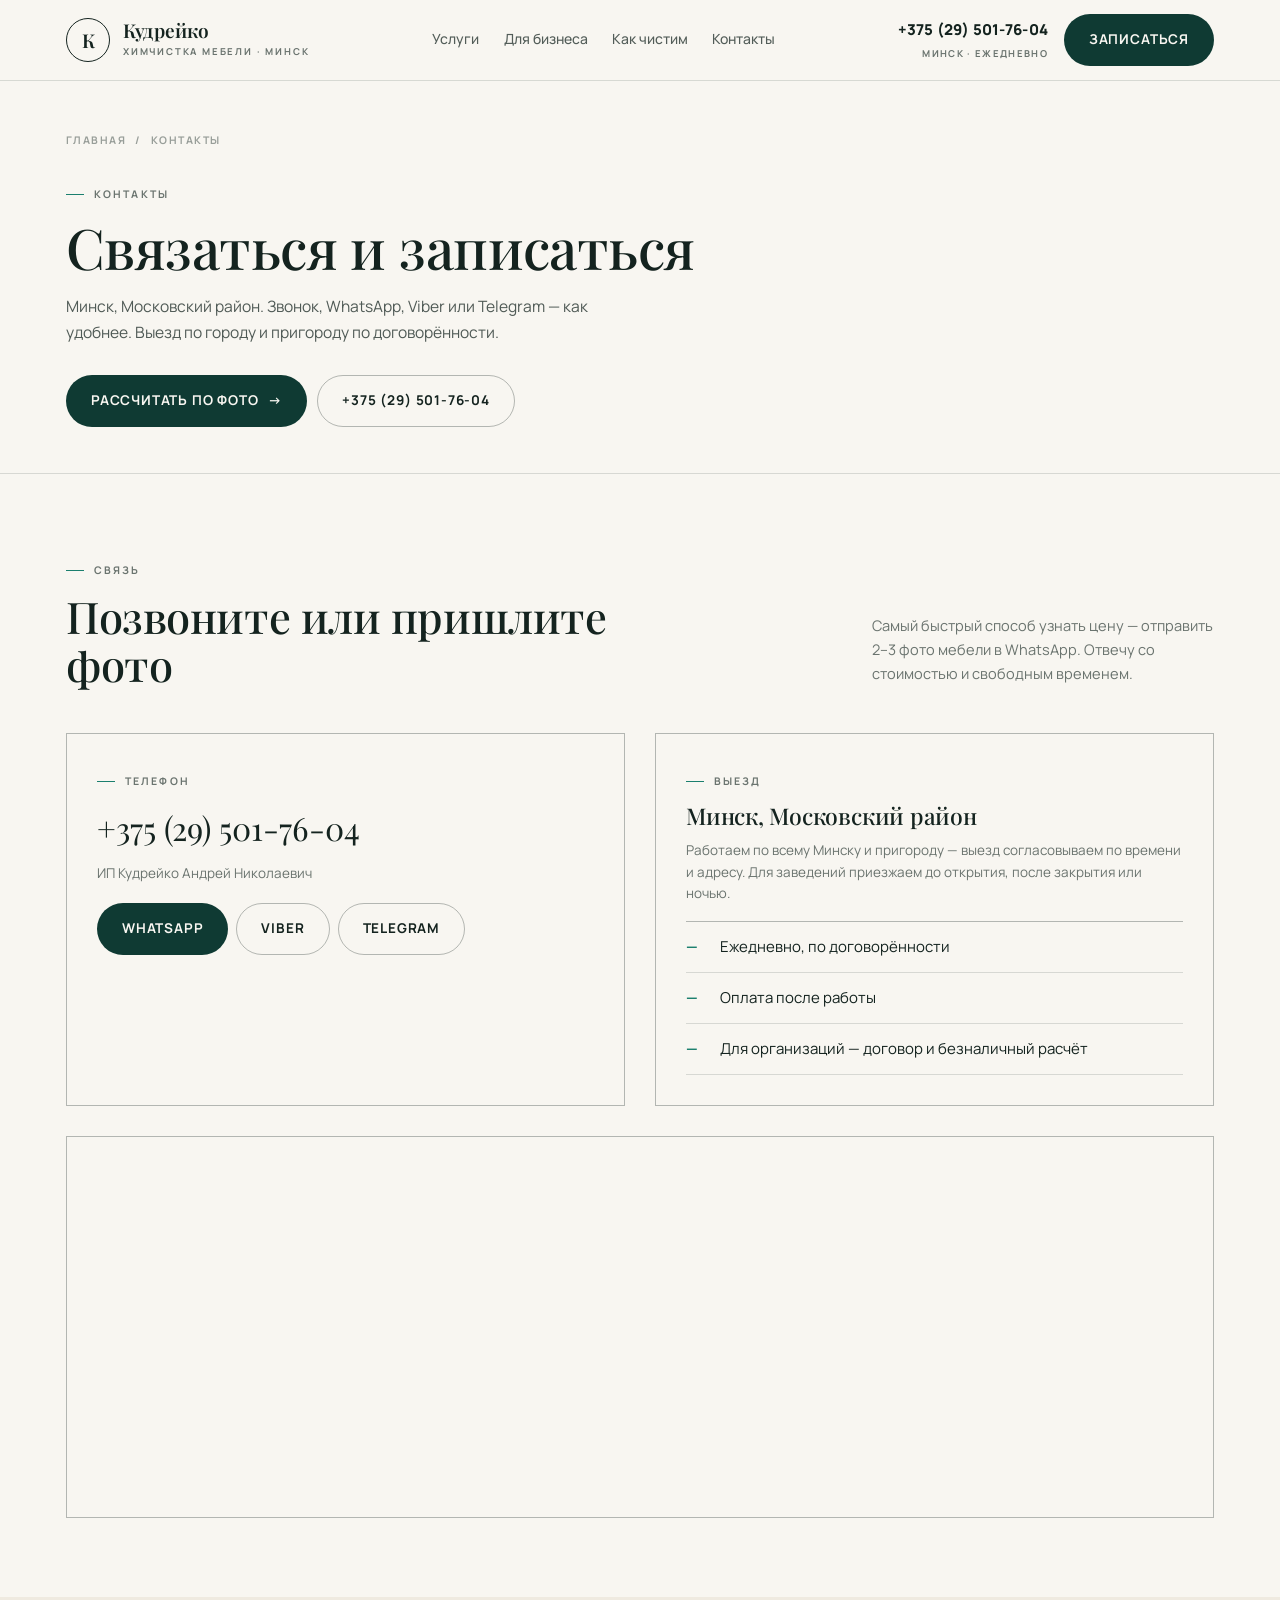
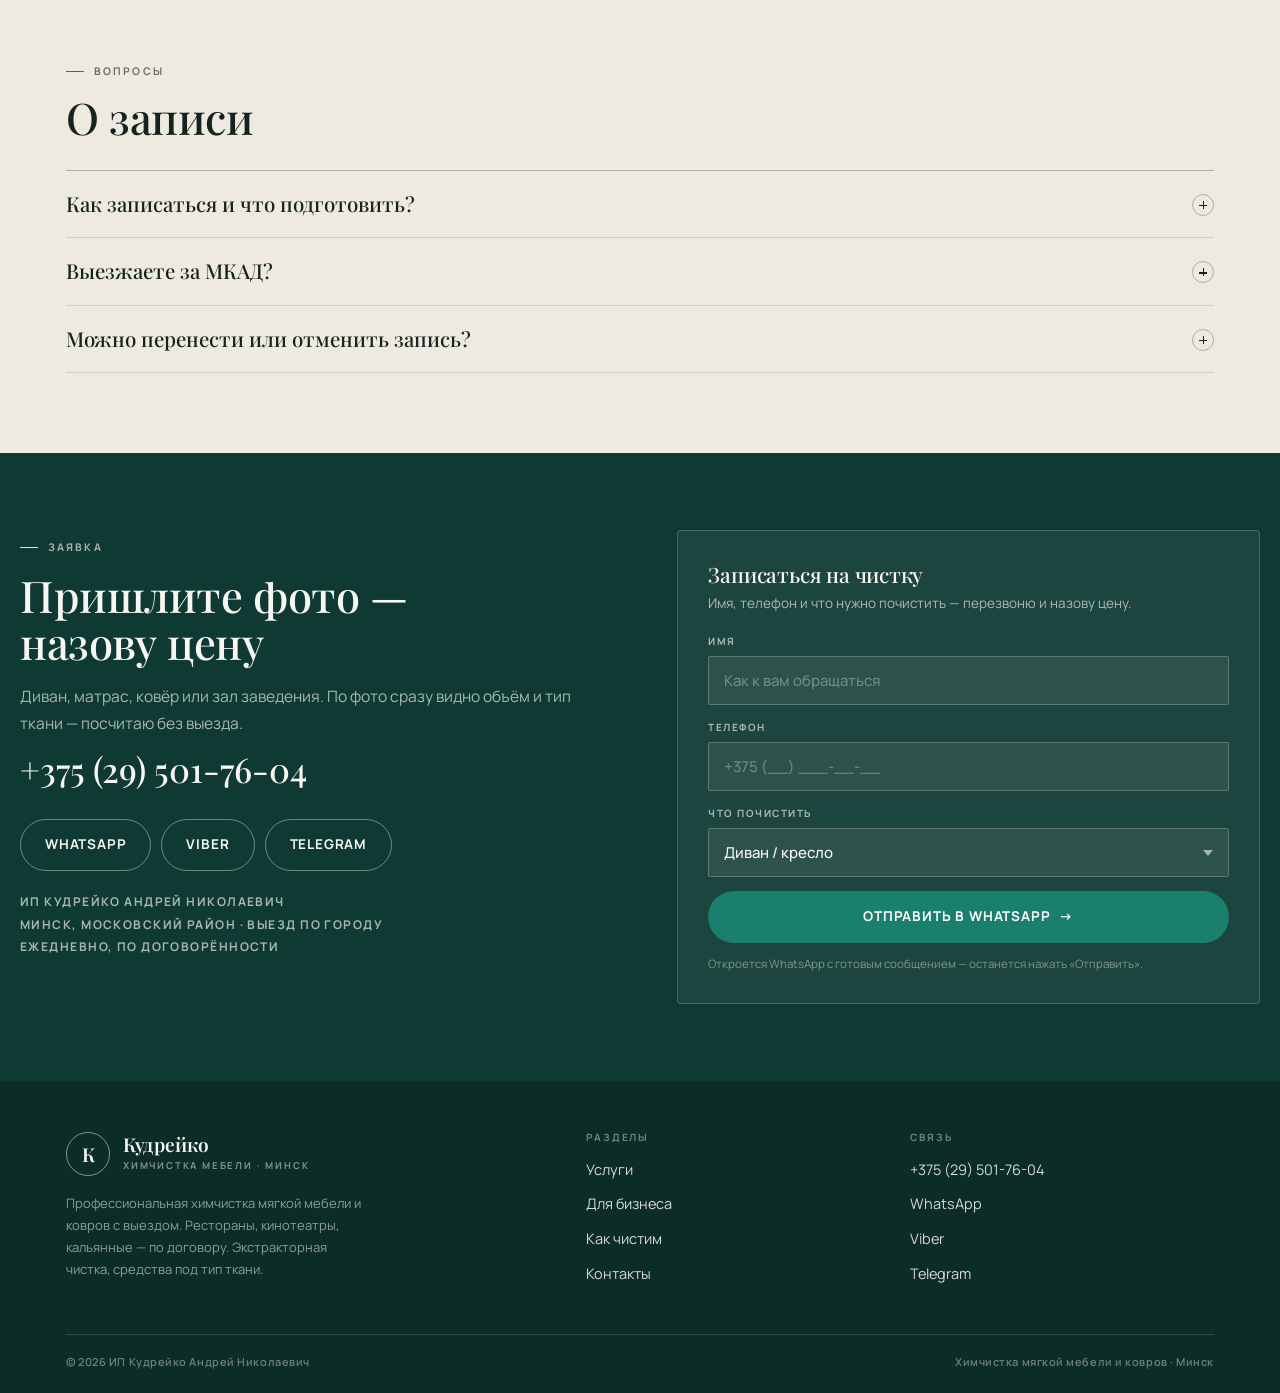
<file: kontakty.html>
<!DOCTYPE html>
<html lang="ru">
<head>
<meta charset="utf-8">
<meta name="viewport" content="width=device-width, initial-scale=1">
<title>Контакты — химчистка мягкой мебели в Минске, ИП Кудрейко А.Н.</title>
<meta name="description" content="Телефон +375 (29) 501-76-04, WhatsApp, Viber, Telegram. Минск, Московский район. Запись на химчистку мебели и ковров.">
<link rel="icon" href="assets/img/favicon.svg" type="image/svg+xml">
<link rel="preconnect" href="https://fonts.googleapis.com">
<link rel="preconnect" href="https://fonts.gstatic.com" crossorigin>
<link href="https://fonts.googleapis.com/css2?family=Playfair+Display:ital,wght@0,400;0,500;0,600;1,400;1,500&family=Manrope:wght@400;500;600;700;800&display=swap" rel="stylesheet">
<link rel="stylesheet" href="assets/style.css">
</head>
<body>

<header class="site-header">
  <div class="shell nav">
    <a class="brand" href="index.html"><span class="brand__mark">К</span><span class="brand__text"><span class="brand__name">Кудрейко</span><span class="brand__sub">химчистка мебели · Минск</span></span></a>
    <nav class="nav__links" aria-label="Разделы сайта">
      <a href="uslugi.html">Услуги</a><a href="horeca.html">Для бизнеса</a><a href="process.html">Как чистим</a><a href="kontakty.html">Контакты</a>
    </nav>
    <div class="nav__right">
      <a class="nav__phone" href="tel:+375295017604"><b>+375 (29) 501-76-04</b><span>Минск · ежедневно</span></a>
      <a class="btn btn--deep" href="#zayavka">Записаться</a>
      <button class="burger" aria-label="Меню" aria-expanded="false" aria-controls="mobile-menu"><i></i><i></i><i></i></button>
    </div>
  </div>
  <div class="mobile-menu" id="mobile-menu"><div class="shell">
    <a href="uslugi.html">Услуги <span>01</span></a><a href="horeca.html">Для бизнеса <span>02</span></a><a href="process.html">Как чистим <span>03</span></a><a href="kontakty.html">Контакты <span>04</span></a>
    <a class="btn btn--deep" href="tel:+375295017604">Позвонить · +375 (29) 501-76-04</a>
  </div></div>
</header>

<main>
  <section class="page-hero">
    <div class="shell">
      <div class="crumbs"><a href="index.html">Главная</a><span>/</span><span>Контакты</span></div>
      <span class="label">Контакты</span>
      <h1>Связаться и записаться</h1>
      <p class="lead">Минск, Московский район. Звонок, WhatsApp, Viber или Telegram — как удобнее. Выезд по городу и пригороду по договорённости.</p>
      <div class="page-hero__row">
        <a class="btn btn--deep" href="#zayavka">Рассчитать по фото <span class="ar">→</span></a>
        <a class="btn btn--outline" href="tel:+375295017604">+375 (29) 501-76-04</a>
      </div>
    </div>
  </section>
  <section class="sec">
    <div class="shell">
      <div class="sec__head">
        <div><span class="label">Связь</span><h2 style="margin-top:14px">Позвоните или пришлите фото</h2></div>
        <p class="side">Самый быстрый способ узнать цену — отправить 2–3 фото мебели в WhatsApp. Отвечу со стоимостью и свободным временем.</p>
      </div>
      <div style="display:grid;grid-template-columns:1fr 1fr;gap:clamp(16px,2.4vw,30px)" class="cnt-grid">
        <div style="border:1px solid var(--line-2);padding:clamp(20px,2.6vw,30px)">
          <span class="label">Телефон</span>
          <a href="tel:+375295017604" style="display:block;margin-top:12px;font-family:'Playfair Display',serif;font-size:clamp(24px,2.8vw,32px);text-decoration:none">+375 (29) 501-76-04</a>
          <p class="small" style="margin-top:10px">ИП Кудрейко Андрей Николаевич</p>
          <div style="display:flex;flex-wrap:wrap;gap:8px;margin-top:18px">
            <a class="btn btn--deep" href="https://wa.me/375295017604" target="_blank" rel="noopener">WhatsApp</a>
            <a class="btn btn--outline" href="viber://chat?number=%2B375295017604">Viber</a>
            <a class="btn btn--outline" href="https://t.me/+375295017604" target="_blank" rel="noopener">Telegram</a>
          </div>
        </div>
        <div style="border:1px solid var(--line-2);padding:clamp(20px,2.6vw,30px)">
          <span class="label">Выезд</span>
          <h3 style="margin-top:12px">Минск, Московский район</h3>
          <p class="small" style="margin-top:10px">Работаем по всему Минску и пригороду — выезд согласовываем по времени и адресу. Для заведений приезжаем до открытия, после закрытия или ночью.</p>
          <ul class="list" style="margin-top:16px">
            <li>Ежедневно, по договорённости</li>
            <li>Оплата после работы</li>
            <li>Для организаций — договор и безналичный расчёт</li>
          </ul>
        </div>
      </div>
      <div style="margin-top:clamp(20px,2.6vw,30px);border:1px solid var(--line-2);overflow:hidden">
        <iframe src="https://www.google.com/maps?q=%D0%9C%D0%B8%D0%BD%D1%81%D0%BA%2C%20%D0%9C%D0%BE%D1%81%D0%BA%D0%BE%D0%B2%D1%81%D0%BA%D0%B8%D0%B9%20%D1%80%D0%B0%D0%B9%D0%BE%D0%BD&output=embed" width="100%" height="380" style="border:0;display:block" loading="lazy" title="Минск, Московский район на карте" referrerpolicy="no-referrer-when-downgrade"></iframe>
      </div>
    </div>
  </section>

  <section class="sec sec--sand sec--tight">
    <div class="shell">
      <span class="label">Вопросы</span>
      <h2 style="margin:14px 0 clamp(18px,2.4vw,28px)">О записи</h2>
      <div class="faq">
        <div class="faq__item">
          <button class="faq__q" aria-expanded="false">Как записаться и что подготовить? <span class="sign"></span></button>
          <div class="faq__a"><p>Напишите или позвоните: фото мебели, район и удобное время. В назначенный день освободите доступ к мебели — воду, электричество и оборудование привозим сами.</p></div>
        </div>
        <div class="faq__item">
          <button class="faq__q" aria-expanded="false">Выезжаете за МКАД? <span class="sign"></span></button>
          <div class="faq__a"><p>Да, по Минскому району и пригороду — по договорённости. Скажите адрес при заявке, учту дорогу во времени и стоимости.</p></div>
        </div>
        <div class="faq__item">
          <button class="faq__q" aria-expanded="false">Можно перенести или отменить запись? <span class="sign"></span></button>
          <div class="faq__a"><p>Да, просто предупредите заранее — я планирую выезды и смогу предложить это время другому клиенту.</p></div>
        </div>
      </div>
    </div>
  </section>

  <section class="cta" id="zayavka">
    <div class="shell cta__grid">
      <div>
        <span class="label label--light">Заявка</span>
        <h2>Пришлите фото — назову цену</h2>
        <p class="lead lead--light">Диван, матрас, ковёр или зал заведения. По фото сразу видно объём и тип ткани — посчитаю без выезда.</p>
        <a class="cta__phone" href="tel:+375295017604">+375 (29) 501-76-04</a>
        <div class="cta__contacts">
          <a class="btn btn--light" href="https://wa.me/375295017604" target="_blank" rel="noopener">WhatsApp</a>
          <a class="btn btn--light" href="viber://chat?number=%2B375295017604">Viber</a>
          <a class="btn btn--light" href="https://t.me/+375295017604" target="_blank" rel="noopener">Telegram</a>
        </div>
        <p class="cta__meta">ИП Кудрейко Андрей Николаевич<br>Минск, Московский район · выезд по городу<br>Ежедневно, по договорённости</p>
      </div>
      <div class="form-card">
        <h3>Записаться на чистку</h3>
        <p>Имя, телефон и что нужно почистить — перезвоню и назову цену.</p>
        <form id="lead-form" novalidate>
          <div class="fields">
            <div class="field field--full"><label for="l-name">Имя</label><input id="l-name" name="name" type="text" placeholder="Как к вам обращаться" autocomplete="name"></div>
            <div class="field field--full"><label for="l-phone">Телефон</label><input id="l-phone" name="phone" type="tel" placeholder="+375 (__) ___-__-__" autocomplete="tel" required></div>
            <div class="field field--full">
              <label for="l-what">Что почистить</label>
              <select id="l-what" name="what">
                <option>Диван / кресло</option><option>Матрас</option><option>Ковёр / ковролин</option><option>Стулья / комплект мебели</option><option>Ресторан, кафе, зал</option><option>Другое</option>
              </select>
            </div>
          </div>
          <button class="btn btn--accent btn--full" type="submit">Отправить в WhatsApp <span class="ar">→</span></button>
          <small>Откроется WhatsApp с готовым сообщением — останется нажать «Отправить».</small>
        </form>
      </div>
    </div>
  </section>
</main>

<footer class="site-footer">
  <div class="shell">
    <div class="site-footer__top">
      <div class="site-footer__brand">
        <a class="brand" href="index.html"><span class="brand__mark">К</span><span class="brand__text"><span class="brand__name">Кудрейко</span><span class="brand__sub">химчистка мебели · Минск</span></span></a>
        <p style="margin-top:16px">Профессиональная химчистка мягкой мебели и ковров с выездом. Рестораны, кинотеатры, кальянные — по договору. Экстракторная чистка, средства под тип ткани.</p>
      </div>
      <div><h4>Разделы</h4><ul><li><a href="uslugi.html">Услуги</a></li><li><a href="horeca.html">Для бизнеса</a></li><li><a href="process.html">Как чистим</a></li><li><a href="kontakty.html">Контакты</a></li></ul></div>
      <div><h4>Связь</h4><ul><li><a href="tel:+375295017604">+375 (29) 501-76-04</a></li><li><a href="https://wa.me/375295017604" target="_blank" rel="noopener">WhatsApp</a></li><li><a href="viber://chat?number=%2B375295017604">Viber</a></li><li><a href="https://t.me/+375295017604" target="_blank" rel="noopener">Telegram</a></li></ul></div>
    </div>
    <div class="site-footer__bottom"><span>© <span data-year>2026</span> ИП Кудрейко Андрей Николаевич</span><span>Химчистка мягкой мебели и ковров · Минск</span></div>
  </div>
</footer>

<div class="callbar">
  <a class="btn btn--deep" href="tel:+375295017604">Позвонить</a>
  <a class="btn btn--accent" href="https://wa.me/375295017604" target="_blank" rel="noopener">WhatsApp</a>
</div>
<script src="assets/app.js"></script>
</body>
</html>
</file>
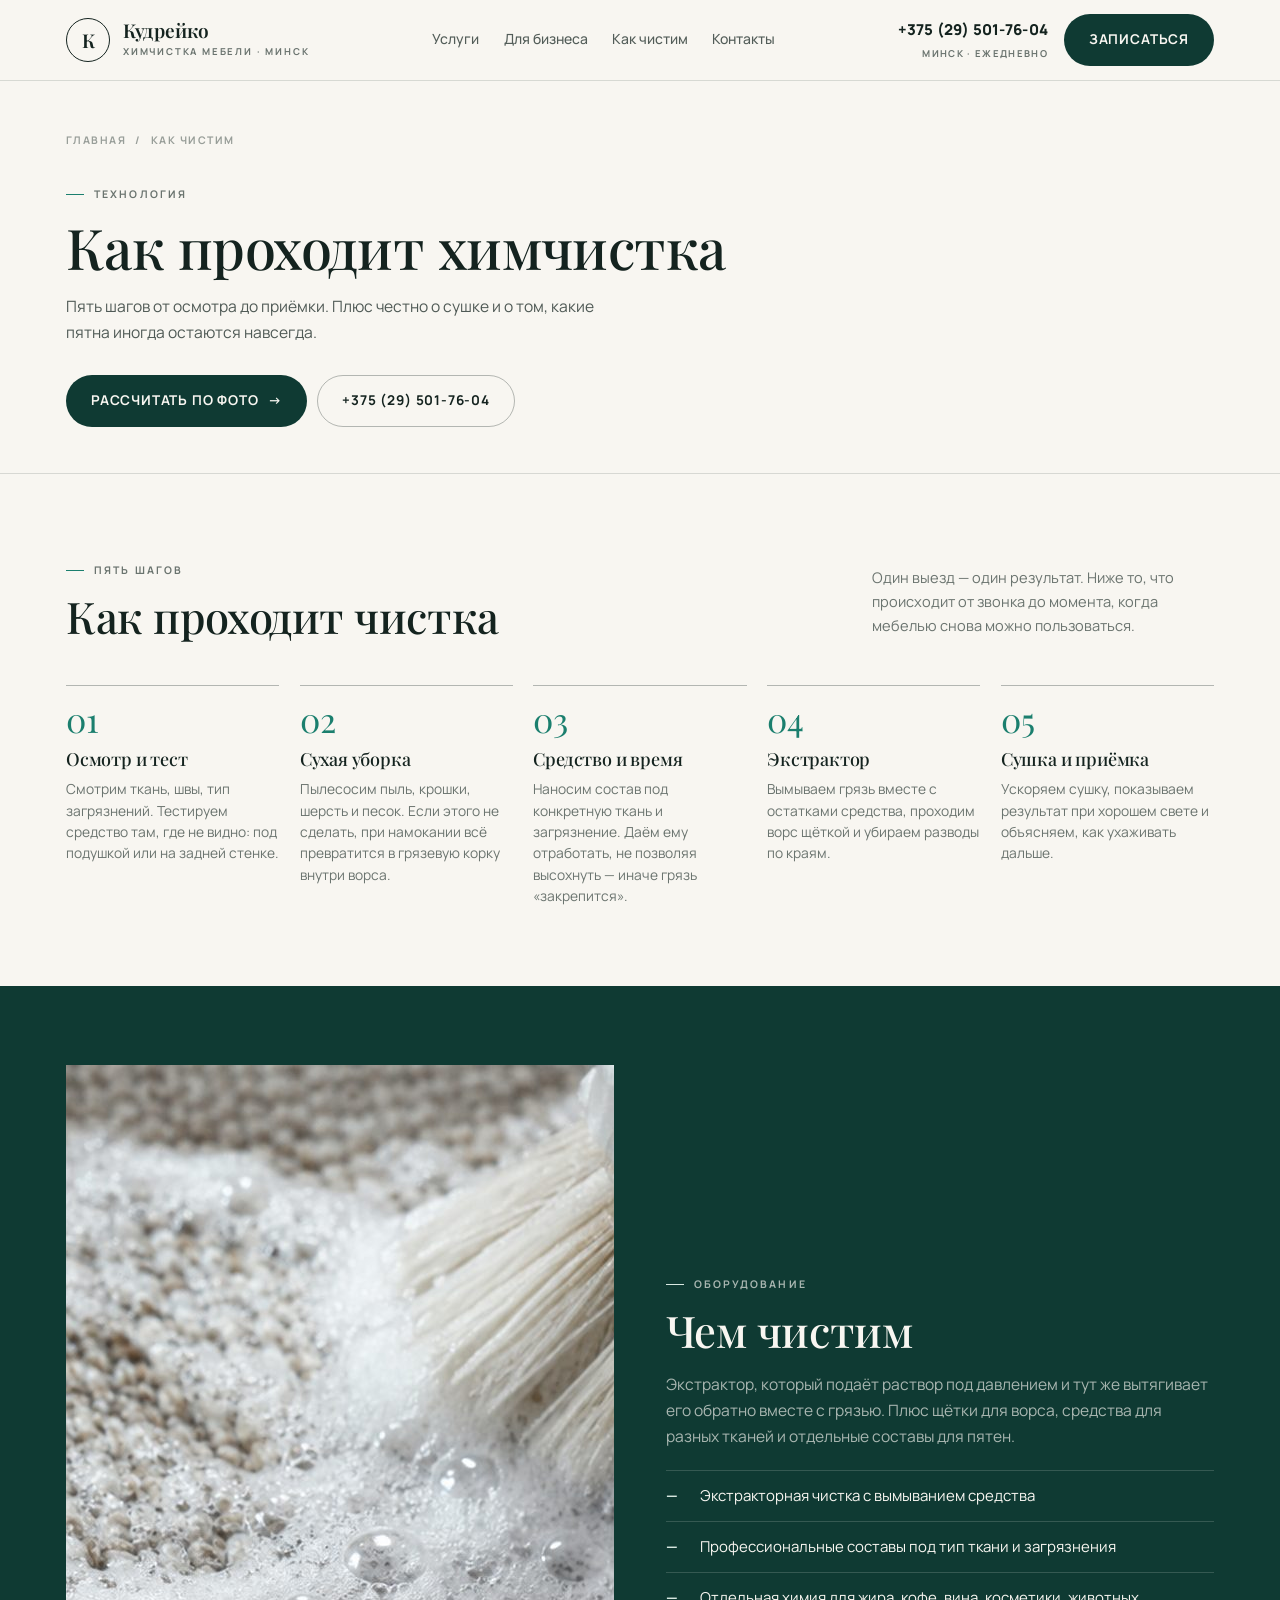
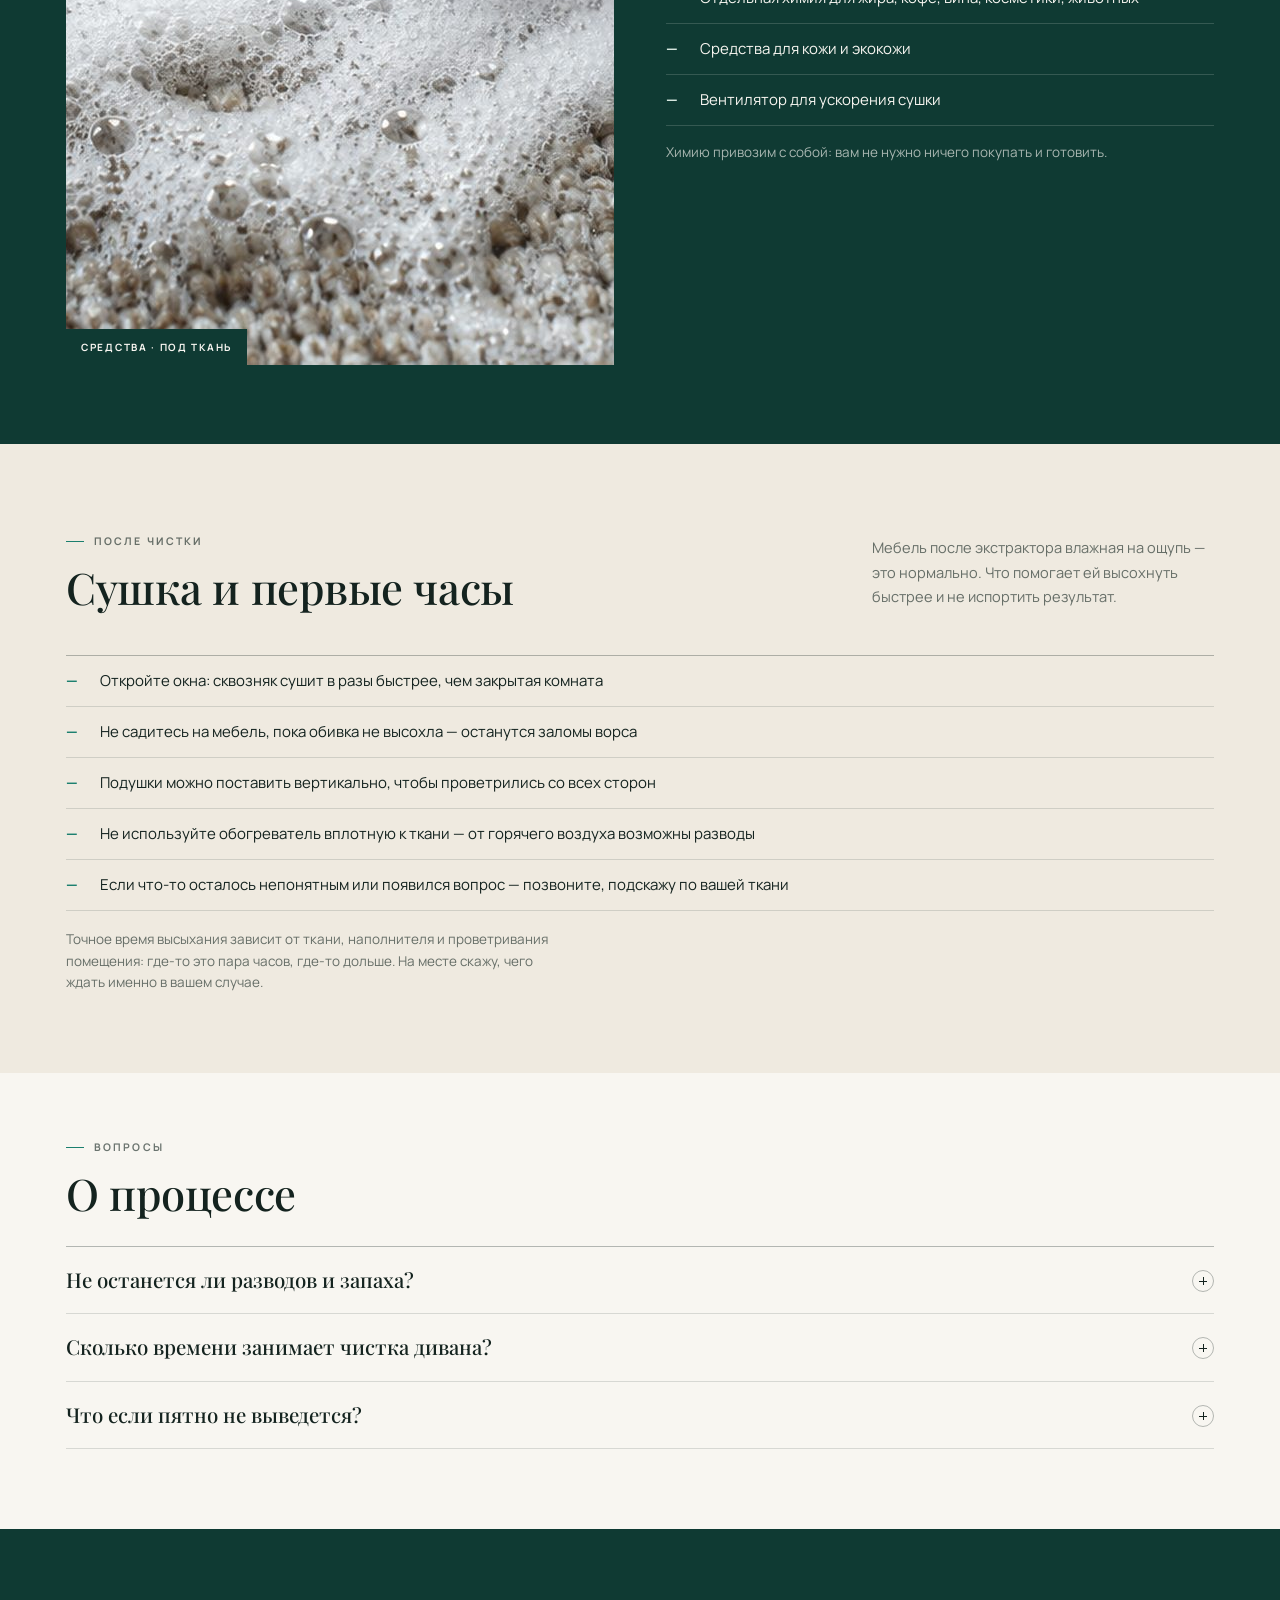
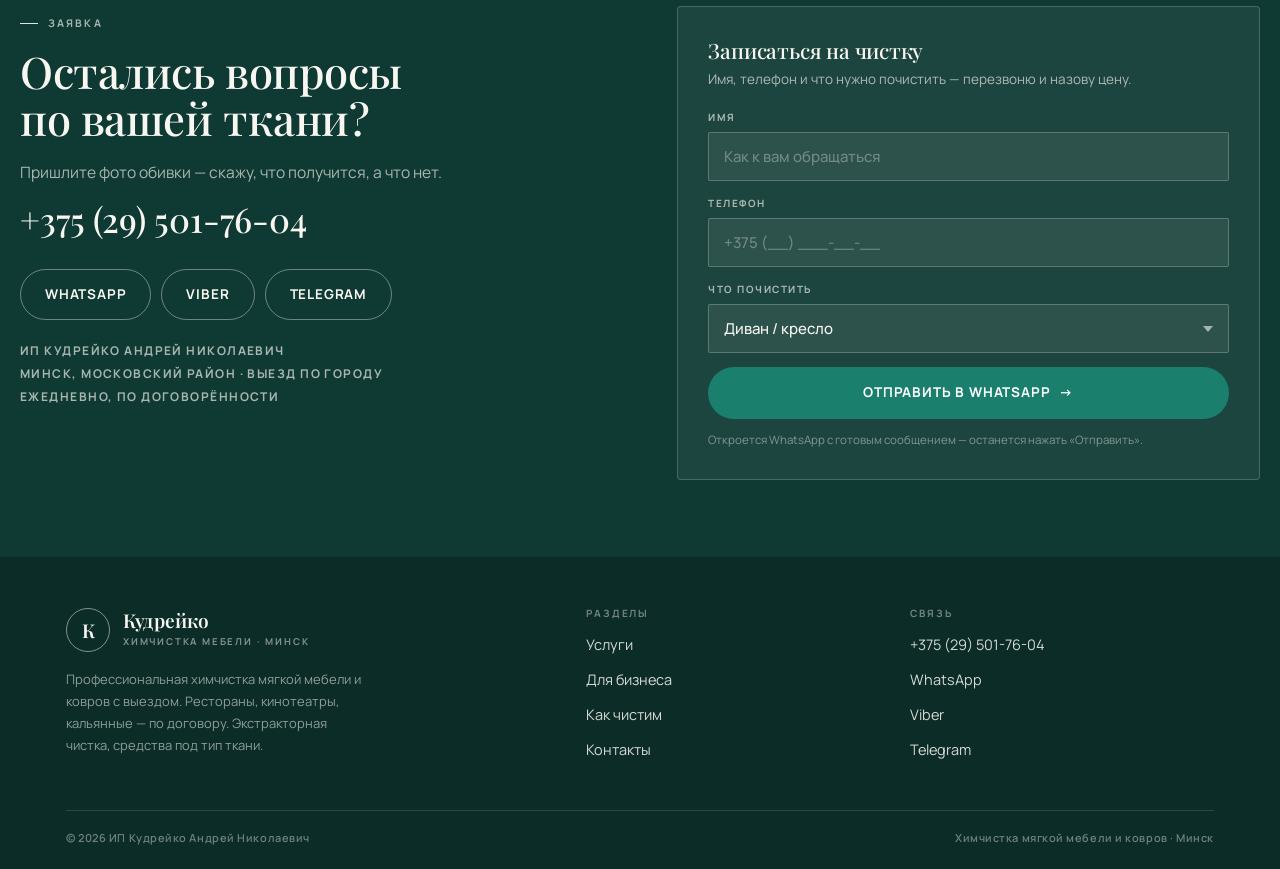
<file: process.html>
<!DOCTYPE html>
<html lang="ru">
<head>
<meta charset="utf-8">
<meta name="viewport" content="width=device-width, initial-scale=1">
<title>Как проходит химчистка — этапы, средства, сушка | Кудрейко, Минск</title>
<meta name="description" content="От осмотра и теста средства до экстракторной чистки и сушки. Чем чистим, сколько сохнет и что делать после.">
<link rel="icon" href="assets/img/favicon.svg" type="image/svg+xml">
<link rel="preconnect" href="https://fonts.googleapis.com">
<link rel="preconnect" href="https://fonts.gstatic.com" crossorigin>
<link href="https://fonts.googleapis.com/css2?family=Playfair+Display:ital,wght@0,400;0,500;0,600;1,400;1,500&family=Manrope:wght@400;500;600;700;800&display=swap" rel="stylesheet">
<link rel="stylesheet" href="assets/style.css">
</head>
<body>

<header class="site-header">
  <div class="shell nav">
    <a class="brand" href="index.html"><span class="brand__mark">К</span><span class="brand__text"><span class="brand__name">Кудрейко</span><span class="brand__sub">химчистка мебели · Минск</span></span></a>
    <nav class="nav__links" aria-label="Разделы сайта">
      <a href="uslugi.html">Услуги</a><a href="horeca.html">Для бизнеса</a><a href="process.html">Как чистим</a><a href="kontakty.html">Контакты</a>
    </nav>
    <div class="nav__right">
      <a class="nav__phone" href="tel:+375295017604"><b>+375 (29) 501-76-04</b><span>Минск · ежедневно</span></a>
      <a class="btn btn--deep" href="#zayavka">Записаться</a>
      <button class="burger" aria-label="Меню" aria-expanded="false" aria-controls="mobile-menu"><i></i><i></i><i></i></button>
    </div>
  </div>
  <div class="mobile-menu" id="mobile-menu"><div class="shell">
    <a href="uslugi.html">Услуги <span>01</span></a><a href="horeca.html">Для бизнеса <span>02</span></a><a href="process.html">Как чистим <span>03</span></a><a href="kontakty.html">Контакты <span>04</span></a>
    <a class="btn btn--deep" href="tel:+375295017604">Позвонить · +375 (29) 501-76-04</a>
  </div></div>
</header>

<main>
  <section class="page-hero">
    <div class="shell">
      <div class="crumbs"><a href="index.html">Главная</a><span>/</span><span>Как чистим</span></div>
      <span class="label">Технология</span>
      <h1>Как проходит химчистка</h1>
      <p class="lead">Пять шагов от осмотра до приёмки. Плюс честно о сушке и о том, какие пятна иногда остаются навсегда.</p>
      <div class="page-hero__row">
        <a class="btn btn--deep" href="#zayavka">Рассчитать по фото <span class="ar">→</span></a>
        <a class="btn btn--outline" href="tel:+375295017604">+375 (29) 501-76-04</a>
      </div>
    </div>
  </section>
  <section class="sec">
    <div class="shell">
      <div class="sec__head">
        <div><span class="label">Пять шагов</span><h2 style="margin-top:14px">Как проходит чистка</h2></div>
        <p class="side">Один выезд — один результат. Ниже то, что происходит от звонка до момента, когда мебелью снова можно пользоваться.</p>
      </div>
      <ol class="steps">
        <li class="reveal"><span class="n">01</span><h3>Осмотр и тест</h3><p>Смотрим ткань, швы, тип загрязнений. Тестируем средство там, где не видно: под подушкой или на задней стенке.</p></li>
        <li class="reveal"><span class="n">02</span><h3>Сухая уборка</h3><p>Пылесосим пыль, крошки, шерсть и песок. Если этого не сделать, при намокании всё превратится в грязевую корку внутри ворса.</p></li>
        <li class="reveal"><span class="n">03</span><h3>Средство и время</h3><p>Наносим состав под конкретную ткань и загрязнение. Даём ему отработать, не позволяя высохнуть — иначе грязь «закрепится».</p></li>
        <li class="reveal"><span class="n">04</span><h3>Экстрактор</h3><p>Вымываем грязь вместе с остатками средства, проходим ворс щёткой и убираем разводы по краям.</p></li>
        <li class="reveal"><span class="n">05</span><h3>Сушка и приёмка</h3><p>Ускоряем сушку, показываем результат при хорошем свете и объясняем, как ухаживать дальше.</p></li>
      </ol>
    </div>
  </section>

  <section class="sec sec--deep">
    <div class="shell split split--rev">
      <div class="split__media reveal"><img src="assets/img/foam.jpg" alt="Профессиональные средства для чистки обивки" loading="lazy" width="1200" height="900"><span class="split__cap">средства · под ткань</span></div>
      <div>
        <span class="label label--light">Оборудование</span>
        <h2 style="margin-top:14px">Чем чистим</h2>
        <p class="lead lead--light">Экстрактор, который подаёт раствор под давлением и тут же вытягивает его обратно вместе с грязью. Плюс щётки для ворса, средства для разных тканей и отдельные составы для пятен.</p>
        <ul class="list list--light" style="margin-top:20px">
          <li>Экстракторная чистка с вымыванием средства</li>
          <li>Профессиональные составы под тип ткани и загрязнения</li>
          <li>Отдельная химия для жира, кофе, вина, косметики, животных</li>
          <li>Средства для кожи и экокожи</li>
          <li>Вентилятор для ускорения сушки</li>
        </ul>
        <p class="small" style="margin-top:16px;color:var(--light-muted)">Химию привозим с собой: вам не нужно ничего покупать и готовить.</p>
      </div>
    </div>
  </section>

  <section class="sec sec--sand">
    <div class="shell">
      <div class="sec__head">
        <div><span class="label">После чистки</span><h2 style="margin-top:14px">Сушка и первые часы</h2></div>
        <p class="side">Мебель после экстрактора влажная на ощупь — это нормально. Что помогает ей высохнуть быстрее и не испортить результат.</p>
      </div>
      <ul class="list">
        <li>Откройте окна: сквозняк сушит в разы быстрее, чем закрытая комната</li>
        <li>Не садитесь на мебель, пока обивка не высохла — останутся заломы ворса</li>
        <li>Подушки можно поставить вертикально, чтобы проветрились со всех сторон</li>
        <li>Не используйте обогреватель вплотную к ткани — от горячего воздуха возможны разводы</li>
        <li>Если что-то осталось непонятным или появился вопрос — позвоните, подскажу по вашей ткани</li>
      </ul>
      <p class="small" style="margin-top:18px;max-width:62ch">Точное время высыхания зависит от ткани, наполнителя и проветривания помещения: где-то это пара часов, где-то дольше. На месте скажу, чего ждать именно в вашем случае.</p>
    </div>
  </section>

  <section class="sec sec--tight">
    <div class="shell">
      <span class="label">Вопросы</span>
      <h2 style="margin:14px 0 clamp(18px,2.4vw,28px)">О процессе</h2>
      <div class="faq">
        <div class="faq__item">
          <button class="faq__q" aria-expanded="false">Не останется ли разводов и запаха? <span class="sign"></span></button>
          <div class="faq__a"><p>Разводы появляются, когда средство не вымыли или высушили неравномерно. Мы вымываем состав экстрактором и выравниваем ворс щёткой. Запах у средств профессиональный и выветривается по мере высыхания.</p></div>
        </div>
        <div class="faq__item">
          <button class="faq__q" aria-expanded="false">Сколько времени занимает чистка дивана? <span class="sign"></span></button>
          <div class="faq__a"><p>Обычный диван — примерно час-полтора работы без учёта сушки. Угловой, сильно загрязнённый или комплект мебели — дольше. Точнее скажу по фото.</p></div>
        </div>
        <div class="faq__item">
          <button class="faq__q" aria-expanded="false">Что если пятно не выведется? <span class="sign"></span></button>
          <div class="faq__a"><p>Скажу об этом до начала работы, если вижу риск: старые пятна от краски, чернил или отбеливателей иногда оставляют след навсегда. Честно предупредить лучше, чем обещать невозможное.</p></div>
        </div>
      </div>
    </div>
  </section>

  <section class="cta" id="zayavka">
    <div class="shell cta__grid">
      <div>
        <span class="label label--light">Заявка</span>
        <h2>Остались вопросы по вашей ткани?</h2>
        <p class="lead lead--light">Пришлите фото обивки — скажу, что получится, а что нет.</p>
        <a class="cta__phone" href="tel:+375295017604">+375 (29) 501-76-04</a>
        <div class="cta__contacts">
          <a class="btn btn--light" href="https://wa.me/375295017604" target="_blank" rel="noopener">WhatsApp</a>
          <a class="btn btn--light" href="viber://chat?number=%2B375295017604">Viber</a>
          <a class="btn btn--light" href="https://t.me/+375295017604" target="_blank" rel="noopener">Telegram</a>
        </div>
        <p class="cta__meta">ИП Кудрейко Андрей Николаевич<br>Минск, Московский район · выезд по городу<br>Ежедневно, по договорённости</p>
      </div>
      <div class="form-card">
        <h3>Записаться на чистку</h3>
        <p>Имя, телефон и что нужно почистить — перезвоню и назову цену.</p>
        <form id="lead-form" novalidate>
          <div class="fields">
            <div class="field field--full"><label for="l-name">Имя</label><input id="l-name" name="name" type="text" placeholder="Как к вам обращаться" autocomplete="name"></div>
            <div class="field field--full"><label for="l-phone">Телефон</label><input id="l-phone" name="phone" type="tel" placeholder="+375 (__) ___-__-__" autocomplete="tel" required></div>
            <div class="field field--full">
              <label for="l-what">Что почистить</label>
              <select id="l-what" name="what">
                <option>Диван / кресло</option><option>Матрас</option><option>Ковёр / ковролин</option><option>Стулья / комплект мебели</option><option>Ресторан, кафе, зал</option><option>Другое</option>
              </select>
            </div>
          </div>
          <button class="btn btn--accent btn--full" type="submit">Отправить в WhatsApp <span class="ar">→</span></button>
          <small>Откроется WhatsApp с готовым сообщением — останется нажать «Отправить».</small>
        </form>
      </div>
    </div>
  </section>
</main>

<footer class="site-footer">
  <div class="shell">
    <div class="site-footer__top">
      <div class="site-footer__brand">
        <a class="brand" href="index.html"><span class="brand__mark">К</span><span class="brand__text"><span class="brand__name">Кудрейко</span><span class="brand__sub">химчистка мебели · Минск</span></span></a>
        <p style="margin-top:16px">Профессиональная химчистка мягкой мебели и ковров с выездом. Рестораны, кинотеатры, кальянные — по договору. Экстракторная чистка, средства под тип ткани.</p>
      </div>
      <div><h4>Разделы</h4><ul><li><a href="uslugi.html">Услуги</a></li><li><a href="horeca.html">Для бизнеса</a></li><li><a href="process.html">Как чистим</a></li><li><a href="kontakty.html">Контакты</a></li></ul></div>
      <div><h4>Связь</h4><ul><li><a href="tel:+375295017604">+375 (29) 501-76-04</a></li><li><a href="https://wa.me/375295017604" target="_blank" rel="noopener">WhatsApp</a></li><li><a href="viber://chat?number=%2B375295017604">Viber</a></li><li><a href="https://t.me/+375295017604" target="_blank" rel="noopener">Telegram</a></li></ul></div>
    </div>
    <div class="site-footer__bottom"><span>© <span data-year>2026</span> ИП Кудрейко Андрей Николаевич</span><span>Химчистка мягкой мебели и ковров · Минск</span></div>
  </div>
</footer>

<div class="callbar">
  <a class="btn btn--deep" href="tel:+375295017604">Позвонить</a>
  <a class="btn btn--accent" href="https://wa.me/375295017604" target="_blank" rel="noopener">WhatsApp</a>
</div>
<script src="assets/app.js"></script>
</body>
</html>
</file>
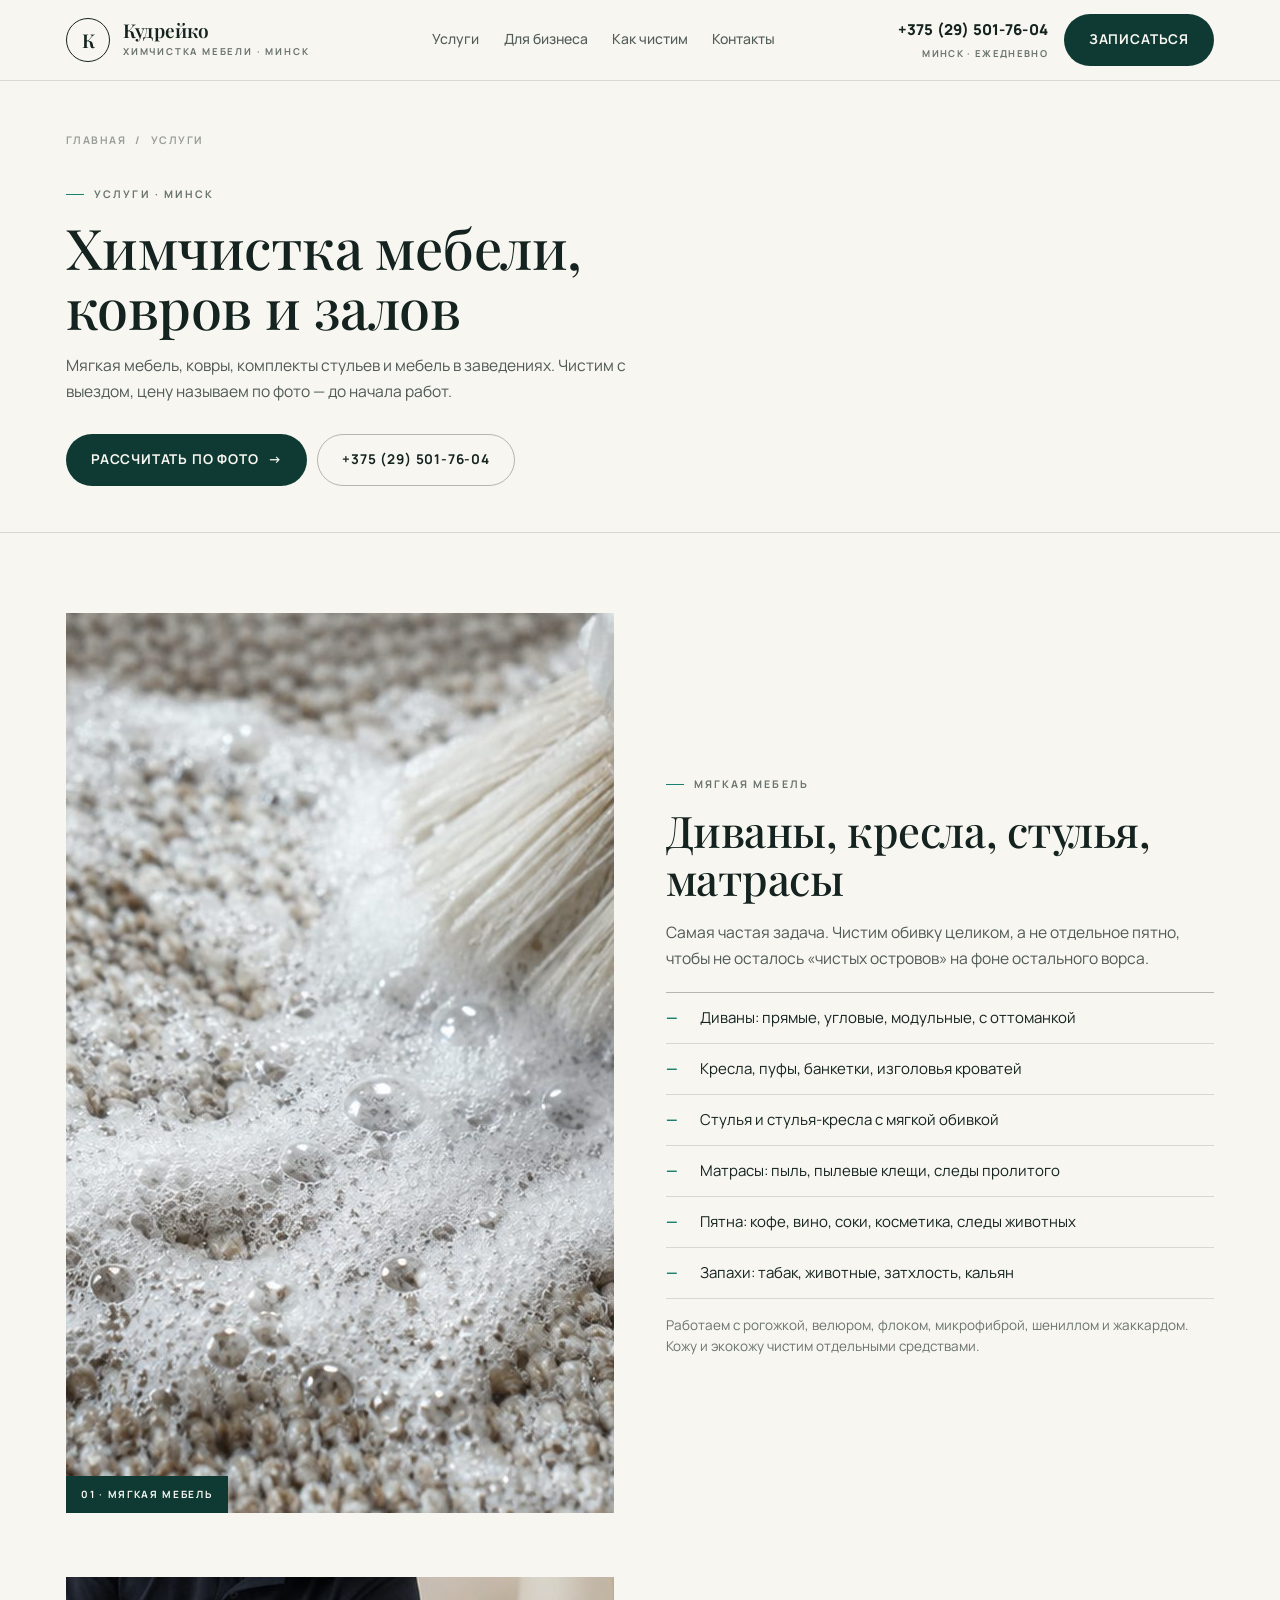
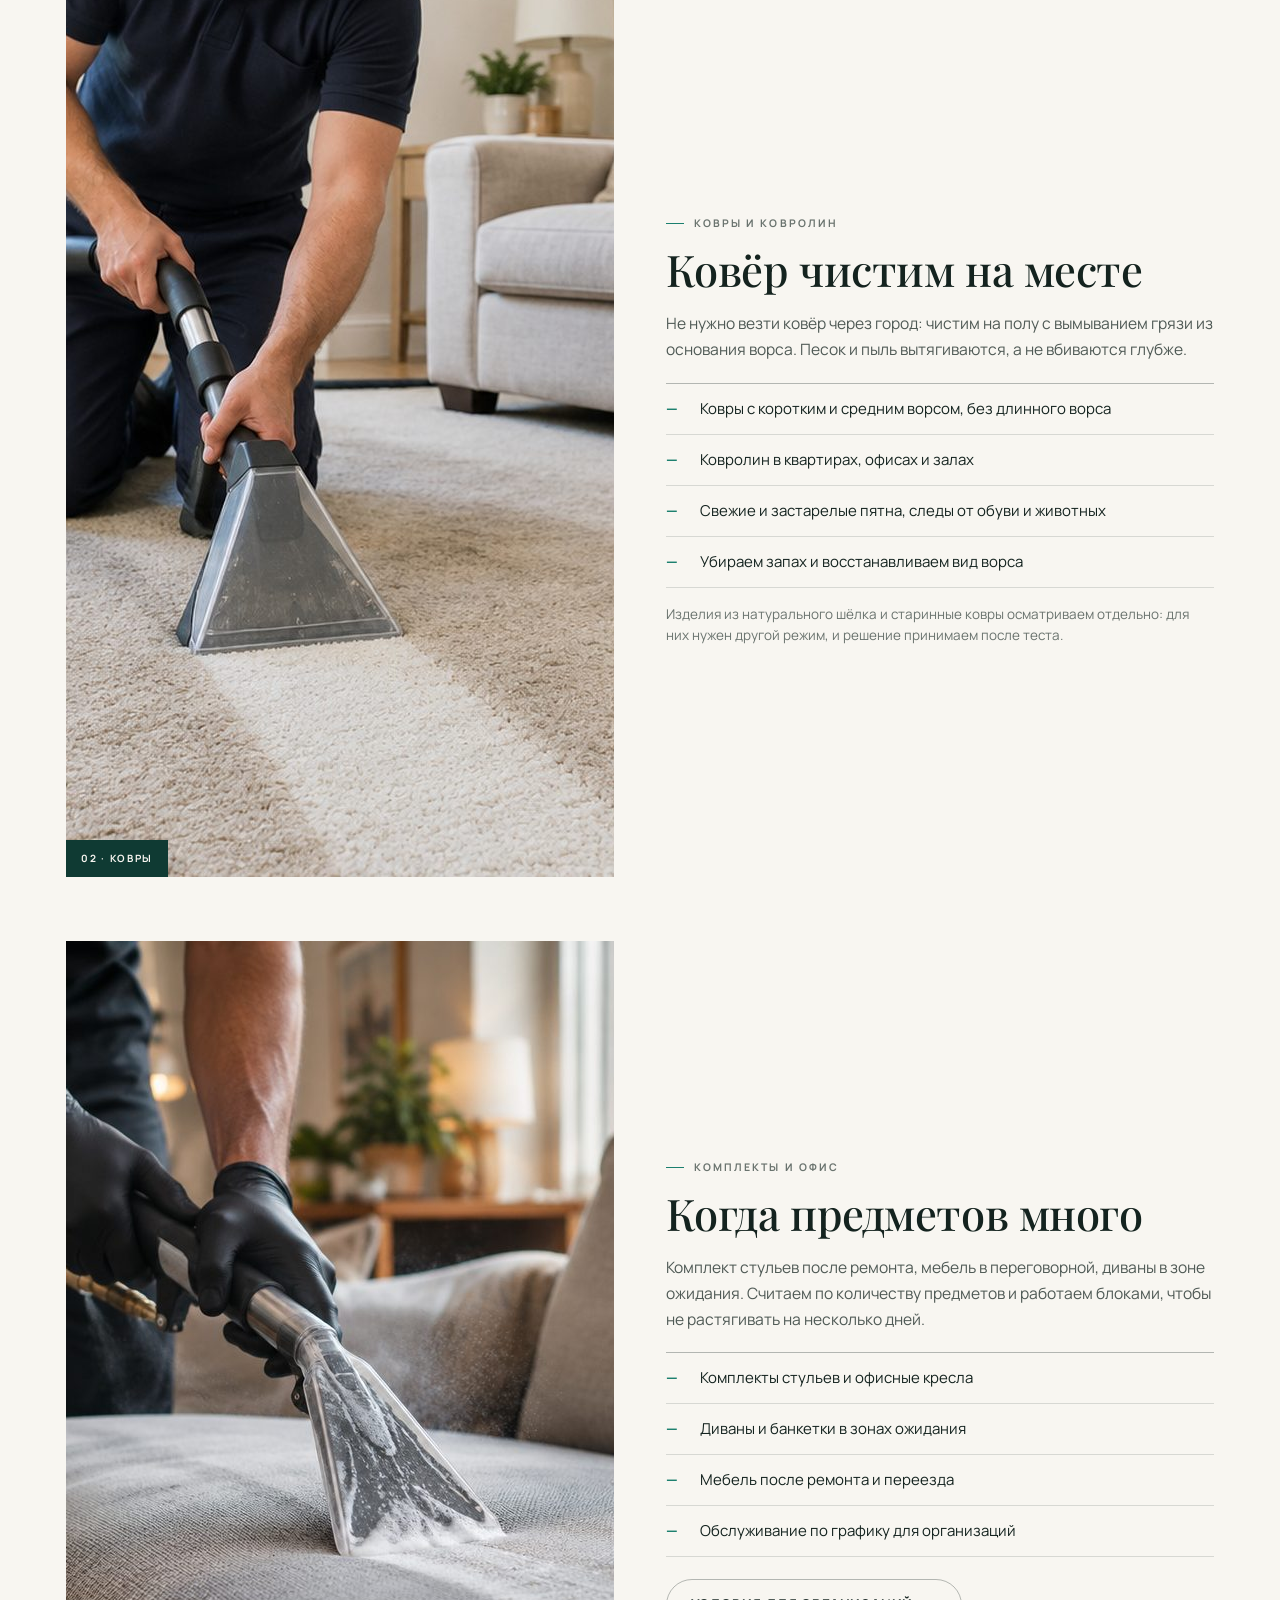
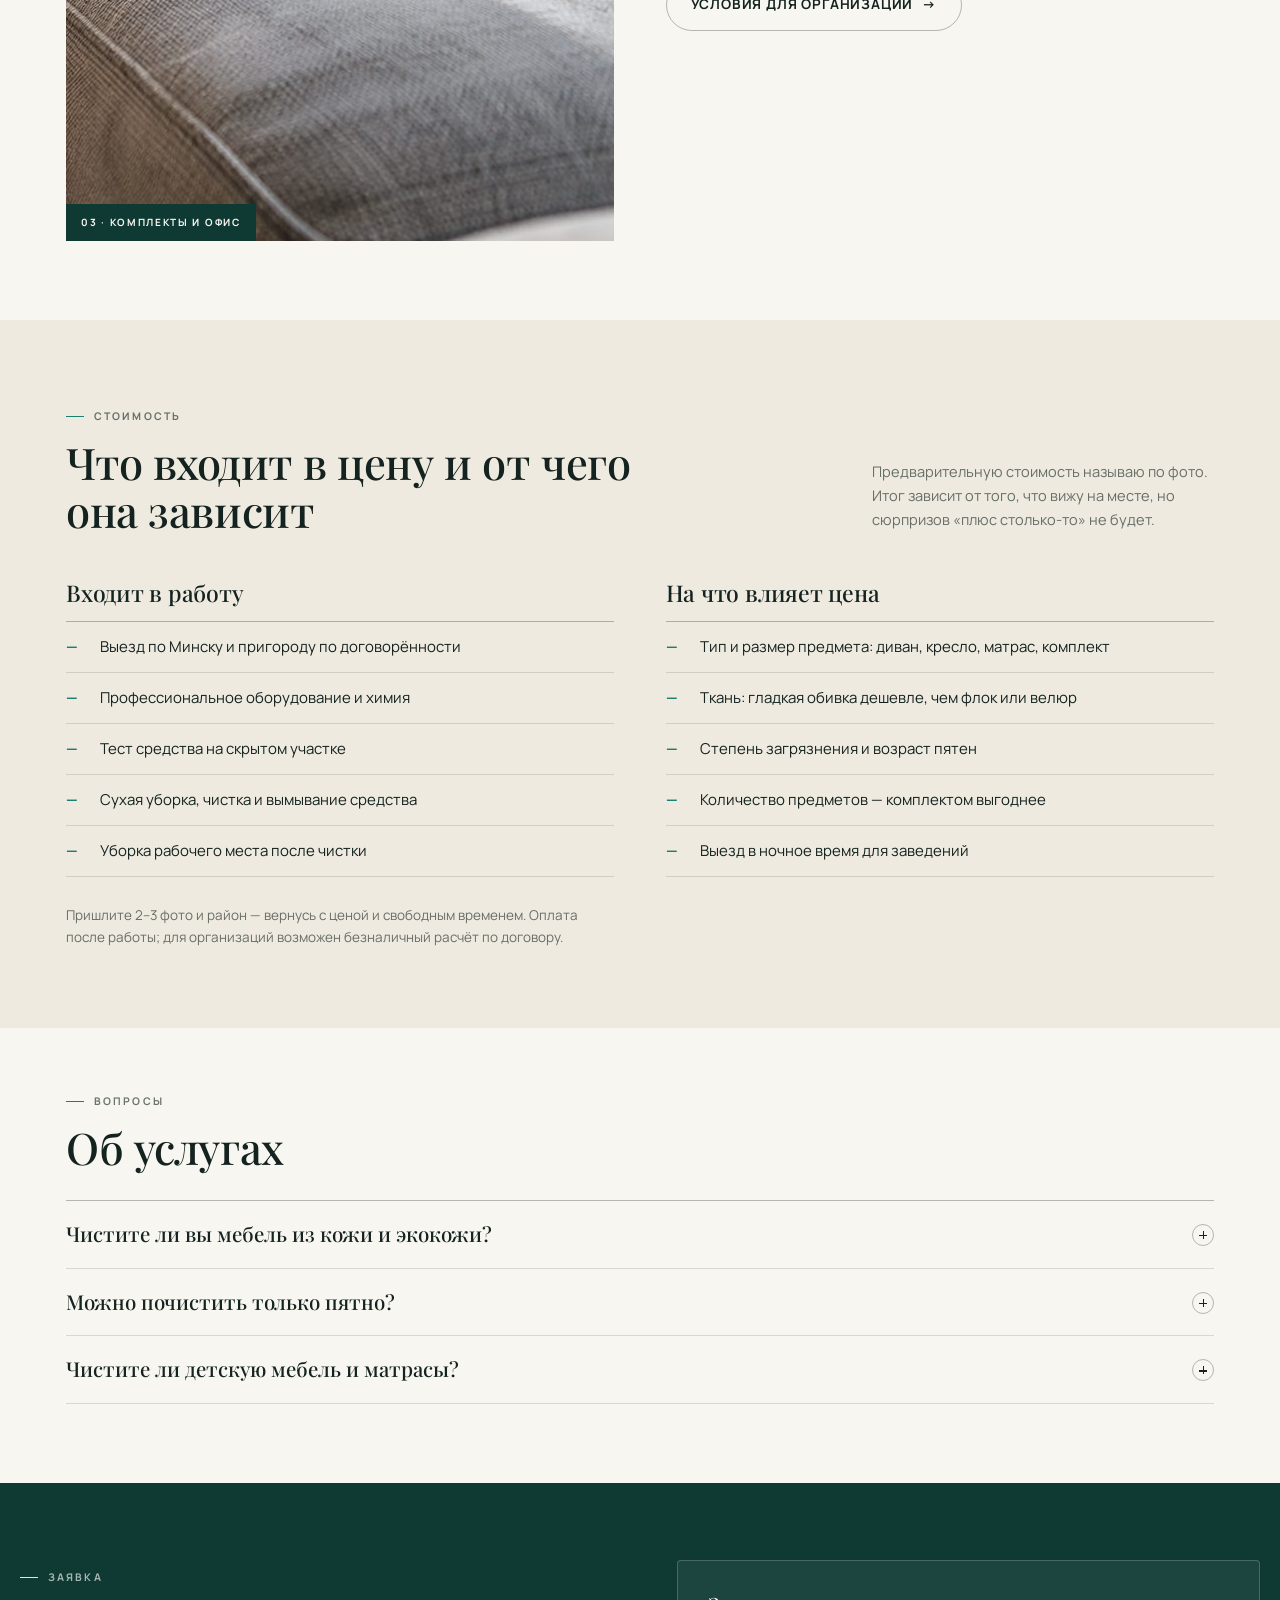
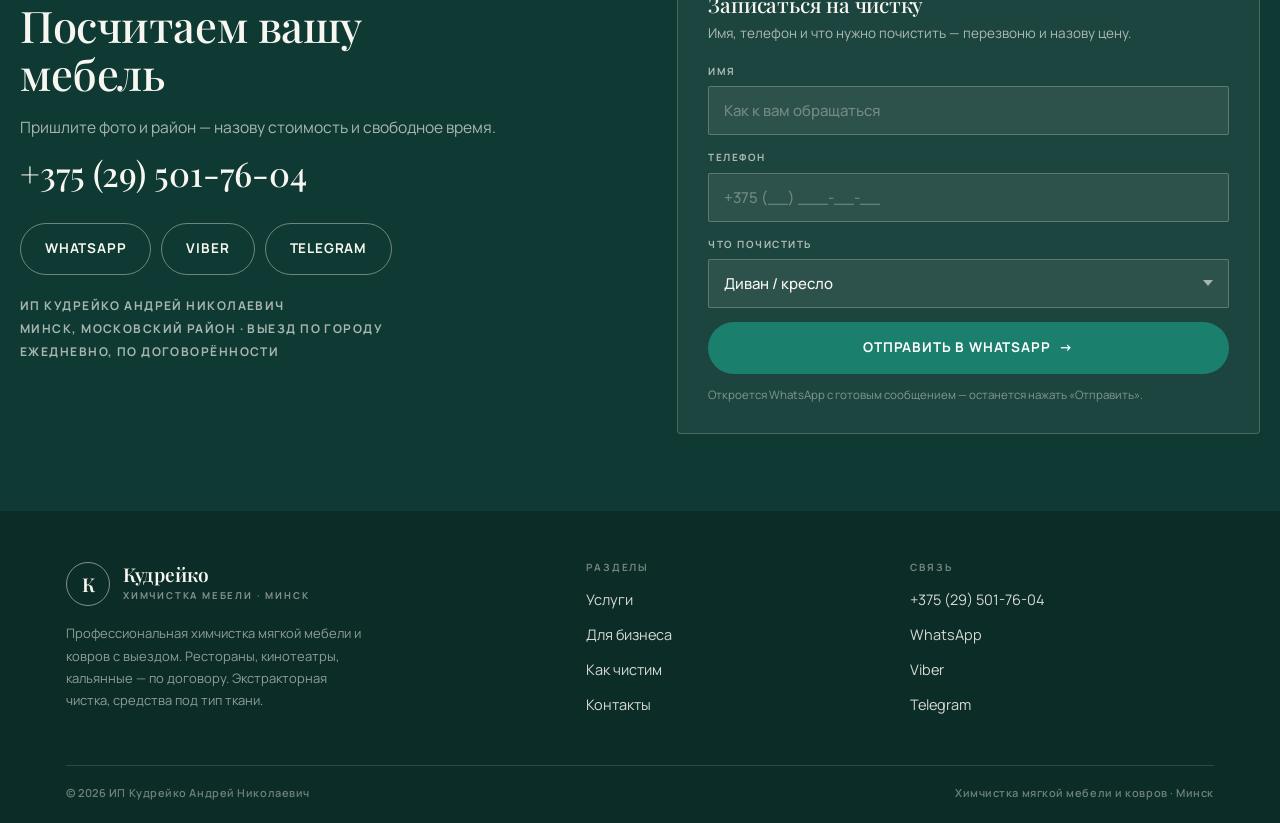
<file: uslugi.html>
<!DOCTYPE html>
<html lang="ru">
<head>
<meta charset="utf-8">
<meta name="viewport" content="width=device-width, initial-scale=1">
<title>Услуги и стоимость — химчистка мебели, ковров, офисов | Кудрейко, Минск</title>
<meta name="description" content="Химчистка диванов, кресел, матрасов, ковров и ковролина с выездом по Минску. Что входит в работу и от чего зависит цена.">
<link rel="icon" href="assets/img/favicon.svg" type="image/svg+xml">
<link rel="preconnect" href="https://fonts.googleapis.com">
<link rel="preconnect" href="https://fonts.gstatic.com" crossorigin>
<link href="https://fonts.googleapis.com/css2?family=Playfair+Display:ital,wght@0,400;0,500;0,600;1,400;1,500&family=Manrope:wght@400;500;600;700;800&display=swap" rel="stylesheet">
<link rel="stylesheet" href="assets/style.css">
</head>
<body>

<header class="site-header">
  <div class="shell nav">
    <a class="brand" href="index.html"><span class="brand__mark">К</span><span class="brand__text"><span class="brand__name">Кудрейко</span><span class="brand__sub">химчистка мебели · Минск</span></span></a>
    <nav class="nav__links" aria-label="Разделы сайта">
      <a href="uslugi.html">Услуги</a><a href="horeca.html">Для бизнеса</a><a href="process.html">Как чистим</a><a href="kontakty.html">Контакты</a>
    </nav>
    <div class="nav__right">
      <a class="nav__phone" href="tel:+375295017604"><b>+375 (29) 501-76-04</b><span>Минск · ежедневно</span></a>
      <a class="btn btn--deep" href="#zayavka">Записаться</a>
      <button class="burger" aria-label="Меню" aria-expanded="false" aria-controls="mobile-menu"><i></i><i></i><i></i></button>
    </div>
  </div>
  <div class="mobile-menu" id="mobile-menu"><div class="shell">
    <a href="uslugi.html">Услуги <span>01</span></a><a href="horeca.html">Для бизнеса <span>02</span></a><a href="process.html">Как чистим <span>03</span></a><a href="kontakty.html">Контакты <span>04</span></a>
    <a class="btn btn--deep" href="tel:+375295017604">Позвонить · +375 (29) 501-76-04</a>
  </div></div>
</header>

<main>
  <section class="page-hero">
    <div class="shell">
      <div class="crumbs"><a href="index.html">Главная</a><span>/</span><span>Услуги</span></div>
      <span class="label">Услуги · Минск</span>
      <h1>Химчистка мебели, ковров и залов</h1>
      <p class="lead">Мягкая мебель, ковры, комплекты стульев и мебель в заведениях. Чистим с выездом, цену называем по фото — до начала работ.</p>
      <div class="page-hero__row">
        <a class="btn btn--deep" href="#zayavka">Рассчитать по фото <span class="ar">→</span></a>
        <a class="btn btn--outline" href="tel:+375295017604">+375 (29) 501-76-04</a>
      </div>
    </div>
  </section>
  <section class="sec">
    <div class="shell">
      <div class="split" style="margin-bottom:clamp(40px,5vw,68px)">
        <div class="split__media reveal"><img src="assets/img/foam.jpg" alt="Чистка обивки мягкой мебели" loading="lazy" width="1200" height="900"><span class="split__cap">01 · мягкая мебель</span></div>
        <div>
          <span class="label">Мягкая мебель</span>
          <h2 style="margin-top:14px">Диваны, кресла, стулья, матрасы</h2>
          <p class="lead">Самая частая задача. Чистим обивку целиком, а не отдельное пятно, чтобы не осталось «чистых островов» на фоне остального ворса.</p>
          <ul class="list" style="margin-top:20px">
            <li>Диваны: прямые, угловые, модульные, с оттоманкой</li>
            <li>Кресла, пуфы, банкетки, изголовья кроватей</li>
            <li>Стулья и стулья-кресла с мягкой обивкой</li>
            <li>Матрасы: пыль, пылевые клещи, следы пролитого</li>
            <li>Пятна: кофе, вино, соки, косметика, следы животных</li>
            <li>Запахи: табак, животные, затхлость, кальян</li>
          </ul>
          <p class="small" style="margin-top:16px">Работаем с рогожкой, велюром, флоком, микрофиброй, шениллом и жаккардом. Кожу и экокожу чистим отдельными средствами.</p>
        </div>
      </div>

      <div class="split split--rev" style="margin-bottom:clamp(40px,5vw,68px)">
        <div class="split__media reveal"><img src="assets/img/carpet.jpg" alt="Чистка ковра на дому" loading="lazy" width="1200" height="900"><span class="split__cap">02 · ковры</span></div>
        <div>
          <span class="label">Ковры и ковролин</span>
          <h2 style="margin-top:14px">Ковёр чистим на месте</h2>
          <p class="lead">Не нужно везти ковёр через город: чистим на полу с вымыванием грязи из основания ворса. Песок и пыль вытягиваются, а не вбиваются глубже.</p>
          <ul class="list" style="margin-top:20px">
            <li>Ковры с коротким и средним ворсом, без длинного ворса</li>
            <li>Ковролин в квартирах, офисах и залах</li>
            <li>Свежие и застарелые пятна, следы от обуви и животных</li>
            <li>Убираем запах и восстанавливаем вид ворса</li>
          </ul>
          <p class="small" style="margin-top:16px">Изделия из натурального шёлка и старинные ковры осматриваем отдельно: для них нужен другой режим, и решение принимаем после теста.</p>
        </div>
      </div>

      <div class="split">
        <div class="split__media reveal"><img src="assets/img/hero-sq.jpg" alt="Чистка комплекта мебели в офисе" loading="lazy" width="900" height="900"><span class="split__cap">03 · комплекты и офис</span></div>
        <div>
          <span class="label">Комплекты и офис</span>
          <h2 style="margin-top:14px">Когда предметов много</h2>
          <p class="lead">Комплект стульев после ремонта, мебель в переговорной, диваны в зоне ожидания. Считаем по количеству предметов и работаем блоками, чтобы не растягивать на несколько дней.</p>
          <ul class="list" style="margin-top:20px">
            <li>Комплекты стульев и офисные кресла</li>
            <li>Диваны и банкетки в зонах ожидания</li>
            <li>Мебель после ремонта и переезда</li>
            <li>Обслуживание по графику для организаций</li>
          </ul>
          <a class="btn btn--outline" href="horeca.html" style="margin-top:22px">Условия для организаций <span class="ar">→</span></a>
        </div>
      </div>
    </div>
  </section>

  <section class="sec sec--sand">
    <div class="shell">
      <div class="sec__head">
        <div><span class="label">Стоимость</span><h2 style="margin-top:14px">Что входит в цену и от чего она зависит</h2></div>
        <p class="side">Предварительную стоимость называю по фото. Итог зависит от того, что вижу на месте, но сюрпризов «плюс столько-то» не будет.</p>
      </div>
      <div class="split" style="align-items:start;gap:clamp(22px,4vw,56px)">
        <div>
          <h3 style="margin-bottom:14px">Входит в работу</h3>
          <ul class="list">
            <li>Выезд по Минску и пригороду по договорённости</li>
            <li>Профессиональное оборудование и химия</li>
            <li>Тест средства на скрытом участке</li>
            <li>Сухая уборка, чистка и вымывание средства</li>
            <li>Уборка рабочего места после чистки</li>
          </ul>
        </div>
        <div>
          <h3 style="margin-bottom:14px">На что влияет цена</h3>
          <ul class="list">
            <li>Тип и размер предмета: диван, кресло, матрас, комплект</li>
            <li>Ткань: гладкая обивка дешевле, чем флок или велюр</li>
            <li>Степень загрязнения и возраст пятен</li>
            <li>Количество предметов — комплектом выгоднее</li>
            <li>Выезд в ночное время для заведений</li>
          </ul>
        </div>
      </div>
      <p class="small" style="margin-top:clamp(20px,2.6vw,28px);max-width:64ch">Пришлите 2–3 фото и район — вернусь с ценой и свободным временем. Оплата после работы; для организаций возможен безналичный расчёт по договору.</p>
    </div>
  </section>

  <section class="sec sec--tight">
    <div class="shell">
      <span class="label">Вопросы</span>
      <h2 style="margin:14px 0 clamp(18px,2.4vw,28px)">Об услугах</h2>
      <div class="faq">
        <div class="faq__item">
          <button class="faq__q" aria-expanded="false">Чистите ли вы мебель из кожи и экокожи? <span class="sign"></span></button>
          <div class="faq__a"><p>Да, но по другой технологии: без экстрактора, специальными составами с последующим уходом. Сначала тест на незаметном участке — кожа ведёт себя иначе, чем ткань.</p></div>
        </div>
        <div class="faq__item">
          <button class="faq__q" aria-expanded="false">Можно почистить только пятно? <span class="sign"></span></button>
          <div class="faq__a"><p>Можно, но чаще всего остаётся разница тонов: очищенный участок выглядит светлее остального. Поэтому предлагаю чистить целиком — результат ровнее и служит дольше.</p></div>
        </div>
        <div class="faq__item">
          <button class="faq__q" aria-expanded="false">Чистите ли детскую мебель и матрасы? <span class="sign"></span></button>
          <div class="faq__a"><p>Да. Для детских вещей подбираем средства мягче и тщательнее вымываем их экстрактором. После высыхания мебель можно использовать как обычно.</p></div>
        </div>
      </div>
    </div>
  </section>

  <section class="cta" id="zayavka">
    <div class="shell cta__grid">
      <div>
        <span class="label label--light">Заявка</span>
        <h2>Посчитаем вашу мебель</h2>
        <p class="lead lead--light">Пришлите фото и район — назову стоимость и свободное время.</p>
        <a class="cta__phone" href="tel:+375295017604">+375 (29) 501-76-04</a>
        <div class="cta__contacts">
          <a class="btn btn--light" href="https://wa.me/375295017604" target="_blank" rel="noopener">WhatsApp</a>
          <a class="btn btn--light" href="viber://chat?number=%2B375295017604">Viber</a>
          <a class="btn btn--light" href="https://t.me/+375295017604" target="_blank" rel="noopener">Telegram</a>
        </div>
        <p class="cta__meta">ИП Кудрейко Андрей Николаевич<br>Минск, Московский район · выезд по городу<br>Ежедневно, по договорённости</p>
      </div>
      <div class="form-card">
        <h3>Записаться на чистку</h3>
        <p>Имя, телефон и что нужно почистить — перезвоню и назову цену.</p>
        <form id="lead-form" novalidate>
          <div class="fields">
            <div class="field field--full"><label for="l-name">Имя</label><input id="l-name" name="name" type="text" placeholder="Как к вам обращаться" autocomplete="name"></div>
            <div class="field field--full"><label for="l-phone">Телефон</label><input id="l-phone" name="phone" type="tel" placeholder="+375 (__) ___-__-__" autocomplete="tel" required></div>
            <div class="field field--full">
              <label for="l-what">Что почистить</label>
              <select id="l-what" name="what">
                <option>Диван / кресло</option><option>Матрас</option><option>Ковёр / ковролин</option><option>Стулья / комплект мебели</option><option>Ресторан, кафе, зал</option><option>Другое</option>
              </select>
            </div>
          </div>
          <button class="btn btn--accent btn--full" type="submit">Отправить в WhatsApp <span class="ar">→</span></button>
          <small>Откроется WhatsApp с готовым сообщением — останется нажать «Отправить».</small>
        </form>
      </div>
    </div>
  </section>
</main>

<footer class="site-footer">
  <div class="shell">
    <div class="site-footer__top">
      <div class="site-footer__brand">
        <a class="brand" href="index.html"><span class="brand__mark">К</span><span class="brand__text"><span class="brand__name">Кудрейко</span><span class="brand__sub">химчистка мебели · Минск</span></span></a>
        <p style="margin-top:16px">Профессиональная химчистка мягкой мебели и ковров с выездом. Рестораны, кинотеатры, кальянные — по договору. Экстракторная чистка, средства под тип ткани.</p>
      </div>
      <div><h4>Разделы</h4><ul><li><a href="uslugi.html">Услуги</a></li><li><a href="horeca.html">Для бизнеса</a></li><li><a href="process.html">Как чистим</a></li><li><a href="kontakty.html">Контакты</a></li></ul></div>
      <div><h4>Связь</h4><ul><li><a href="tel:+375295017604">+375 (29) 501-76-04</a></li><li><a href="https://wa.me/375295017604" target="_blank" rel="noopener">WhatsApp</a></li><li><a href="viber://chat?number=%2B375295017604">Viber</a></li><li><a href="https://t.me/+375295017604" target="_blank" rel="noopener">Telegram</a></li></ul></div>
    </div>
    <div class="site-footer__bottom"><span>© <span data-year>2026</span> ИП Кудрейко Андрей Николаевич</span><span>Химчистка мягкой мебели и ковров · Минск</span></div>
  </div>
</footer>

<div class="callbar">
  <a class="btn btn--deep" href="tel:+375295017604">Позвонить</a>
  <a class="btn btn--accent" href="https://wa.me/375295017604" target="_blank" rel="noopener">WhatsApp</a>
</div>
<script src="assets/app.js"></script>
</body>
</html>
</file>
<file: assets/style.css>
/* ==========================================================
   ИП Кудрейко А.Н. — химчистка мягкой мебели, Минск
   ========================================================== */

:root{
  --paper:#F8F6F1;
  --sand:#EFEAE0;
  --ink:#14231F;
  --deep:#0F3A33;
  --deep-2:#0B2C27;
  --mint:#D9E9E2;
  --accent:#1B7F6E;
  --clay:#B9613B;
  --muted:rgba(20,35,31,.62);
  --line:rgba(20,35,31,.14);
  --line-2:rgba(20,35,31,.3);
  --light-line:rgba(248,246,241,.16);
  --light-muted:rgba(248,246,241,.66);
  --shell:1240px;
  --pad:clamp(18px,4vw,46px);
  --ease:cubic-bezier(.22,.61,.36,1);
}

*,*::before,*::after{box-sizing:border-box}
html{-webkit-text-size-adjust:100%;overflow-x:hidden}
@media (prefers-reduced-motion:no-preference){html{scroll-behavior:smooth}}
body{
  margin:0;background:var(--paper);color:var(--ink);overflow-x:hidden;
  font-family:"Manrope",-apple-system,BlinkMacSystemFont,"Segoe UI",Arial,sans-serif;
  font-size:16px;line-height:1.62;-webkit-font-smoothing:antialiased;
}
img{max-width:100%;display:block}
a{color:inherit}
button{font:inherit;color:inherit}
::selection{background:var(--deep);color:var(--paper)}

.shell{width:100%;max-width:var(--shell);margin:0 auto;padding-left:var(--pad);padding-right:var(--pad)}
.shell--narrow{max-width:980px}

h1,h2,h3,h4{margin:0;font-family:"Playfair Display",Georgia,serif;font-weight:500;letter-spacing:-.01em;line-height:1.06}
h1{font-size:clamp(34px,4.9vw,64px)}
h2{font-size:clamp(26px,3.4vw,44px);line-height:1.1}
h3{font-size:clamp(19px,1.8vw,23px);line-height:1.25}
h4{font-size:clamp(16px,1.4vw,18px)}
em,.it{font-style:italic}
p{margin:0}
ul,ol{margin:0;padding:0;list-style:none}
strong{font-weight:700}

.label{
  font-family:"Manrope",sans-serif;font-size:10.5px;font-weight:700;
  letter-spacing:.2em;text-transform:uppercase;color:var(--muted);
  display:inline-flex;align-items:center;gap:10px;
}
.label::before{content:"";width:18px;height:1px;background:var(--accent);flex:none}
.label--light{color:var(--light-muted)}
.label--light::before{background:var(--mint)}
.lead{font-size:clamp(15.5px,1.22vw,18px);line-height:1.68;color:rgba(20,35,31,.74);max-width:58ch}
.lead--light{color:var(--light-muted)}
.small{font-size:13.5px;color:var(--muted);line-height:1.6}

/* ---------- кнопки ---------- */
.btn{
  display:inline-flex;align-items:center;justify-content:center;gap:9px;text-decoration:none;cursor:pointer;
  padding:14px 24px;border:1px solid transparent;border-radius:999px;
  font-family:"Manrope",sans-serif;font-size:13.5px;font-weight:700;letter-spacing:.06em;text-transform:uppercase;
  transition:background .24s var(--ease),color .24s var(--ease),border-color .24s var(--ease),transform .24s var(--ease);
}
.btn .ar{transition:transform .28s var(--ease)}
.btn:hover .ar{transform:translateX(4px)}
.btn--deep{background:var(--deep);color:var(--paper)}
.btn--deep:hover{background:var(--deep-2)}
.btn--accent{background:var(--accent);color:#fff}
.btn--accent:hover{background:#15685A}
.btn--outline{border-color:var(--line-2);color:var(--ink)}
.btn--outline:hover{border-color:var(--ink);background:rgba(20,35,31,.04)}
.btn--light{border-color:rgba(248,246,241,.4);color:var(--paper)}
.btn--light:hover{background:var(--paper);color:var(--ink);border-color:var(--paper)}
.btn--lg{padding:17px 30px;font-size:14px}
.btn--full{width:100%}

/* ---------- шапка ---------- */
.site-header{
  position:sticky;top:0;z-index:80;background:rgba(248,246,241,.94);
  -webkit-backdrop-filter:blur(14px);backdrop-filter:blur(14px);
  border-bottom:1px solid var(--line);
}
.nav{display:flex;align-items:center;justify-content:space-between;gap:22px;height:80px}
.brand{display:flex;align-items:center;gap:13px;text-decoration:none}
.brand__mark{
  width:44px;height:44px;flex:none;border-radius:50%;border:1px solid var(--ink);
  display:grid;place-items:center;font-family:"Playfair Display",serif;font-size:19px;font-weight:600;
}
.brand__text{display:flex;flex-direction:column;gap:4px}
.brand__name{font-family:"Playfair Display",serif;font-size:19px;font-weight:600;letter-spacing:.01em;line-height:1}
.brand__sub{font-size:9.5px;font-weight:700;letter-spacing:.19em;text-transform:uppercase;color:var(--muted)}
.nav__links{display:flex;gap:clamp(12px,1.9vw,26px);font-size:14px;font-weight:500}
.nav__links a{text-decoration:none;color:rgba(20,35,31,.72);padding:5px 0;border-bottom:1px solid transparent;transition:.2s}
.nav__links a:hover{color:var(--ink);border-color:var(--accent)}
.nav__right{display:flex;align-items:center;gap:16px}
.nav__phone{display:flex;flex-direction:column;gap:4px;text-decoration:none;text-align:right}
.nav__phone b{font-size:15px;font-weight:800;letter-spacing:.01em}
.nav__phone span{font-size:9.5px;font-weight:700;letter-spacing:.14em;text-transform:uppercase;color:var(--muted)}
.burger{display:none;width:44px;height:44px;border:1px solid var(--line-2);border-radius:50%;background:none;cursor:pointer;position:relative}
.burger i{position:absolute;left:12px;right:12px;height:1.5px;background:var(--ink);transition:transform .28s var(--ease),opacity .2s}
.burger i:nth-child(1){top:17px}
.burger i:nth-child(2){top:21.5px}
.burger i:nth-child(3){top:26px}
body.menu-open .burger i:nth-child(1){transform:translateY(4.5px) rotate(45deg)}
body.menu-open .burger i:nth-child(2){opacity:0}
body.menu-open .burger i:nth-child(3){transform:translateY(-4.5px) rotate(-45deg)}
.mobile-menu{display:none;background:var(--paper);border-bottom:1px solid var(--line)}
.mobile-menu.open{display:block}
.mobile-menu a{
  display:flex;justify-content:space-between;align-items:center;padding:15px 0;border-top:1px solid var(--line);
  text-decoration:none;font-family:"Playfair Display",serif;font-size:20px;
}
.mobile-menu a:first-child{border-top:none}
.mobile-menu a span{font-family:"Manrope",sans-serif;font-size:11px;font-weight:700;color:var(--muted);letter-spacing:.14em}
.mobile-menu .btn{margin:18px 0 20px}

/* ---------- hero ---------- */
.hero{position:relative;background:var(--paper);border-bottom:1px solid var(--line)}
.hero__grid{display:grid;grid-template-columns:1.02fr .98fr;gap:clamp(20px,3vw,52px);align-items:center;padding:clamp(28px,4vw,60px) 0 clamp(26px,3.6vw,52px)}
.hero__copy{max-width:36ch}
.hero h1{margin:clamp(16px,2vw,24px) 0 0}
.hero h1 em{color:var(--accent)}
.hero__sub{margin-top:clamp(16px,2vw,22px);font-size:clamp(15.5px,1.25vw,17.5px);line-height:1.68;color:rgba(20,35,31,.74);max-width:42ch}
.hero__actions{display:flex;flex-wrap:wrap;gap:10px;margin-top:clamp(22px,2.8vw,32px)}
.hero__note{margin-top:14px;font-size:13px;color:var(--muted)}
.hero__media{position:relative}
.hero__media img{width:100%;aspect-ratio:1.14/1;object-fit:cover}
.hero__media::after{
  content:"";position:absolute;inset:14px -14px -14px 14px;border:1px solid var(--line-2);z-index:-1;
}
.hero__tag{
  position:absolute;left:0;bottom:0;background:var(--paper);color:var(--ink);
  padding:11px 18px;font-size:10px;font-weight:700;letter-spacing:.18em;text-transform:uppercase;
}
.hero__tag i{font-style:normal;color:var(--accent)}

/* ---------- полоса ---------- */
.trust{border-bottom:1px solid var(--line);background:var(--paper)}
.trust__row{
  display:flex;flex-wrap:wrap;gap:12px 34px;padding:18px 0;
  font-size:11px;font-weight:700;letter-spacing:.14em;text-transform:uppercase;color:var(--muted);
}
.trust__row span{display:inline-flex;align-items:center;gap:9px}
.trust__row span::before{content:"";width:5px;height:5px;border-radius:50%;background:var(--accent)}

/* ---------- секции ---------- */
.sec{padding:clamp(50px,6.2vw,92px) 0}
.sec--tight{padding-top:clamp(36px,4.4vw,60px)}
.sec--sand{background:var(--sand)}
.sec--mint{background:var(--mint)}
.sec--deep{background:var(--deep);color:var(--paper)}
.sec--deep h2,.sec--deep h3,.sec--deep h4{color:var(--paper)}
.sec__head{display:grid;grid-template-columns:1.15fr .85fr;gap:clamp(16px,3vw,48px);align-items:end;margin-bottom:clamp(26px,3.4vw,44px)}
.sec__head h2{max-width:21ch}
.sec__head .side{justify-self:end;max-width:38ch;font-size:14.6px;color:var(--muted);line-height:1.65;padding-bottom:4px}
.sec--deep .sec__head .side{color:var(--light-muted)}

/* ---------- карточки-фото ---------- */
.cards{display:grid;grid-template-columns:repeat(3,1fr);gap:clamp(14px,1.8vw,24px)}
.cards article{display:flex;flex-direction:column}
.cards .ph{overflow:hidden;background:var(--sand)}
.cards .ph img{width:100%;aspect-ratio:4/3;object-fit:cover;transition:transform .7s var(--ease)}
.cards article:hover .ph img{transform:scale(1.04)}
.cards .body{padding-top:18px;border-bottom:1px solid var(--line);flex:1;display:flex;flex-direction:column;gap:9px;padding-bottom:20px}
.cards h3{display:flex;justify-content:space-between;align-items:baseline;gap:12px}
.cards h3 .n{font-family:"Manrope",sans-serif;font-size:11px;font-weight:700;letter-spacing:.14em;color:var(--accent)}
.cards p{font-size:14.4px;color:var(--muted);line-height:1.6}
.cards .meta{margin-top:auto;padding-top:8px;font-size:11px;font-weight:700;letter-spacing:.13em;text-transform:uppercase;color:rgba(20,35,31,.45)}

/* ---------- шаги ---------- */
.steps{display:grid;grid-template-columns:repeat(5,1fr);gap:clamp(12px,1.6vw,24px)}
.steps li{border-top:1px solid var(--line-2);padding-top:16px}
.steps .n{font-family:"Playfair Display",serif;font-size:clamp(26px,2.8vw,34px);line-height:1;color:var(--accent);display:block;margin-bottom:12px}
.steps h3{font-size:18px;margin-bottom:8px}
.steps p{font-size:13.8px;color:var(--muted);line-height:1.55}

/* ---------- сплит ---------- */
.split{display:grid;grid-template-columns:1fr 1fr;gap:clamp(22px,4vw,64px);align-items:center}
.split--rev .split__media{order:-1}
.split__media{position:relative}
.split__media img{width:100%;aspect-ratio:4/3;object-fit:cover}
.split__cap{
  position:absolute;left:0;bottom:0;background:var(--deep);color:var(--paper);
  padding:10px 15px;font-size:10px;font-weight:700;letter-spacing:.17em;text-transform:uppercase;
}
.split h2{max-width:19ch;margin-bottom:16px}
.split .lead + .lead{margin-top:14px}

/* ---------- список с тире ---------- */
.list{display:grid;border-top:1px solid var(--line-2)}
.list li{display:grid;grid-template-columns:22px 1fr;gap:12px;padding:13px 0;border-bottom:1px solid var(--line);font-size:15px;line-height:1.6}
.list li::before{content:"—";color:var(--accent);font-weight:700}
.list--light{border-color:var(--light-line)}
.list--light li{border-color:var(--light-line)}
.list--light li::before{color:var(--mint)}

/* ---------- цифры ---------- */
.nums{display:grid;grid-template-columns:repeat(4,1fr);gap:clamp(14px,2vw,30px)}
.nums div{border-left:1px solid var(--light-line);padding-left:clamp(12px,1.6vw,20px)}
.nums b{display:block;font-family:"Playfair Display",serif;font-size:clamp(24px,2.8vw,36px);font-weight:500;line-height:1;margin-bottom:10px}
.nums span{font-size:13px;color:var(--light-muted);line-height:1.5;display:block}

/* ---------- HoReCa блок ---------- */
.hor{display:grid;grid-template-columns:1.05fr .95fr;gap:clamp(22px,4vw,60px);align-items:center}
.hor__tags{display:flex;flex-wrap:wrap;gap:8px;margin-top:20px}
.hor__tags span{
  border:1px solid rgba(20,35,31,.3);border-radius:999px;padding:7px 15px;
  font-size:11.5px;font-weight:700;letter-spacing:.1em;text-transform:uppercase;
}

/* ---------- FAQ ---------- */
.faq{border-top:1px solid var(--line-2)}
.faq__item{border-bottom:1px solid var(--line)}
.faq__q{
  width:100%;display:flex;align-items:flex-start;justify-content:space-between;gap:22px;padding:20px 0;
  background:none;border:none;text-align:left;cursor:pointer;font-family:"Playfair Display",serif;
  font-size:clamp(17px,1.6vw,21px);font-weight:500;line-height:1.3;transition:color .2s;
}
.faq__q:hover{color:var(--accent)}
.faq__q .sign{flex:none;width:22px;height:22px;position:relative;margin-top:3px;border-radius:50%;border:1px solid var(--line-2)}
.faq__q .sign::before,.faq__q .sign::after{content:"";position:absolute;background:currentColor;transition:.28s var(--ease)}
.faq__q .sign::before{left:6px;right:6px;top:10px;height:1.3px}
.faq__q .sign::after{top:6px;bottom:6px;left:10px;width:1.3px}
.faq__item.open .sign::after{transform:scaleY(0);opacity:0}
.faq__a{max-height:0;overflow:hidden;transition:max-height .38s var(--ease)}
.faq__a p{padding:0 clamp(10px,5vw,110px) 22px 0;font-size:15px;line-height:1.7;color:var(--muted);max-width:80ch}

/* ---------- CTA ---------- */
.cta{background:var(--deep);color:var(--paper)}
.cta__grid{display:grid;grid-template-columns:1.02fr .98fr;gap:clamp(26px,4vw,60px);align-items:start;padding:clamp(46px,6vw,84px) 0}
.cta h2{max-width:15ch;margin:16px 0 16px;color:var(--paper)}
.cta__phone{
  display:inline-block;margin-top:6px;font-family:"Playfair Display",serif;font-size:clamp(24px,2.8vw,34px);
  font-weight:500;text-decoration:none;color:var(--paper);
}
.cta__phone:hover{color:var(--mint)}
.cta__contacts{display:flex;flex-wrap:wrap;gap:10px;margin-top:22px}
.cta__meta{margin-top:20px;font-size:12px;font-weight:700;letter-spacing:.12em;text-transform:uppercase;color:var(--light-muted);line-height:1.9}
.form-card{background:rgba(248,246,241,.06);border:1px solid rgba(248,246,241,.2);border-radius:4px;padding:clamp(20px,2.6vw,30px)}
.form-card h3{font-size:21px;margin-bottom:6px}
.form-card p{font-size:13.5px;color:var(--light-muted);margin-bottom:18px}
.form-card small{display:block;margin-top:12px;font-size:11.5px;color:rgba(248,246,241,.46);line-height:1.55}

/* ---------- формы ---------- */
.fields{display:grid;grid-template-columns:1fr 1fr;gap:14px}
.field{display:flex;flex-direction:column;gap:7px}
.field--full{grid-column:1/-1}
.field label{font-size:10px;font-weight:700;letter-spacing:.15em;text-transform:uppercase;color:var(--light-muted)}
.field input,.field select,.field textarea{
  width:100%;padding:13px 15px;border-radius:2px;font-family:inherit;font-size:15px;font-weight:500;
  background:rgba(248,246,241,.07);border:1px solid rgba(248,246,241,.24);color:var(--paper);
  appearance:none;transition:border-color .2s,background .2s;
}
.field input::placeholder{color:rgba(248,246,241,.34)}
.field input:focus,.field select:focus,.field textarea:focus{outline:none;border-color:var(--mint);background:rgba(248,246,241,.12)}
.field select{background-image:url("data:image/svg+xml;charset=utf8,%3Csvg xmlns='http://www.w3.org/2000/svg' width='10' height='6'%3E%3Cpath d='M0 0l5 6 5-6z' fill='%23f8f6f1' opacity='.6'/%3E%3C/svg%3E");background-repeat:no-repeat;background-position:right 15px center}
.field select option{background:var(--deep-2);color:var(--paper)}
.form-card .btn{margin-top:14px}

/* ---------- внутренние страницы ---------- */
.page-hero{background:var(--paper);border-bottom:1px solid var(--line);padding:clamp(30px,4vw,58px) 0 clamp(28px,3.6vw,50px)}
.crumbs{font-size:10.5px;font-weight:700;letter-spacing:.14em;text-transform:uppercase;color:rgba(20,35,31,.42);display:flex;gap:9px;flex-wrap:wrap;margin-bottom:clamp(18px,2.4vw,28px)}
.crumbs a{text-decoration:none}
.crumbs a:hover{color:var(--accent)}
.page-hero h1{max-width:20ch;margin:14px 0 16px;font-size:clamp(30px,4.4vw,56px)}
.page-hero .lead{max-width:56ch}
.page-hero__row{display:flex;flex-wrap:wrap;gap:10px;margin-top:clamp(20px,2.6vw,30px)}

/* ---------- подвал ---------- */
.site-footer{background:var(--deep-2);color:var(--paper);padding:clamp(34px,4vw,54px) 0 22px}
.site-footer__top{display:grid;grid-template-columns:1.35fr .8fr .85fr;gap:clamp(20px,3vw,44px);padding-bottom:clamp(24px,3vw,38px)}
.site-footer h4{font-family:"Manrope",sans-serif;font-size:10px;font-weight:700;letter-spacing:.18em;text-transform:uppercase;color:rgba(248,246,241,.44);margin:0 0 14px}
.site-footer a{text-decoration:none;color:rgba(248,246,241,.86);font-size:14.5px}
.site-footer a:hover{color:var(--mint)}
.site-footer li{margin-bottom:9px}
.site-footer p{font-size:13px;color:rgba(248,246,241,.56);line-height:1.7;max-width:38ch}
.site-footer__brand .brand__mark{border-color:rgba(248,246,241,.5);color:var(--paper)}
.site-footer__brand .brand__name{color:var(--paper)}
.site-footer__brand .brand__sub{color:rgba(248,246,241,.5)}
.site-footer__bottom{
  border-top:1px solid rgba(248,246,241,.14);padding-top:18px;display:flex;flex-wrap:wrap;
  justify-content:space-between;gap:10px 24px;font-size:11px;font-weight:600;letter-spacing:.05em;color:rgba(248,246,241,.42);
}

/* ---------- мобильная панель ---------- */
.callbar{display:none}
@media (max-width:760px){
  .callbar{
    display:flex;gap:8px;position:fixed;left:0;right:0;bottom:0;z-index:90;
    padding:9px 12px calc(9px + env(safe-area-inset-bottom,0px));
    background:rgba(248,246,241,.96);-webkit-backdrop-filter:blur(12px);backdrop-filter:blur(12px);
    border-top:1px solid var(--line-2);
  }
  .callbar .btn{flex:1;padding:13px 8px;font-size:12.5px}
  body{padding-bottom:74px}
}

/* ---------- появление ---------- */
.reveal{opacity:0;transform:translateY(14px)}
.reveal.in{opacity:1;transform:none;transition:opacity .6s var(--ease),transform .6s var(--ease)}
@media (prefers-reduced-motion:reduce){.reveal{opacity:1;transform:none}}

/* ---------- адаптив ---------- */
@media (max-width:1080px){
  .nav__links{display:none}
  .burger{display:block}
  .nav__right .btn{display:none}
  .hero__grid{grid-template-columns:1fr;gap:clamp(22px,4vw,32px);padding-top:clamp(22px,4vw,34px)}
  .hero__copy{max-width:none}
  .hero__media img{aspect-ratio:1.3/1}
  .hero__media::after{inset:10px -10px -10px 10px}
  .sec__head{grid-template-columns:1fr;gap:14px}
  .sec__head .side{justify-self:start}
  .cards{grid-template-columns:1fr}
  .split,.hor{grid-template-columns:1fr}
  .split--rev .split__media{order:0}
  .steps{grid-template-columns:1fr 1fr}
  .nums{grid-template-columns:1fr 1fr}
  .cta__grid{grid-template-columns:1fr}
  .site-footer__top{grid-template-columns:1fr 1fr}
}
@media (max-width:900px){
  .cnt-grid{grid-template-columns:1fr !important}
}
@media (max-width:760px){
  .steps{grid-template-columns:1fr}
  .nums{grid-template-columns:1fr;gap:18px}
  .nums div{border-left:none;border-top:1px solid var(--light-line);padding-left:0;padding-top:14px}
  .fields{grid-template-columns:1fr}
  .site-footer__top{grid-template-columns:1fr}
  .nav__phone span{display:none}
  .brand__sub{display:none}
}
@media (max-width:420px){
  .nav__phone{display:none}
}
</file>
